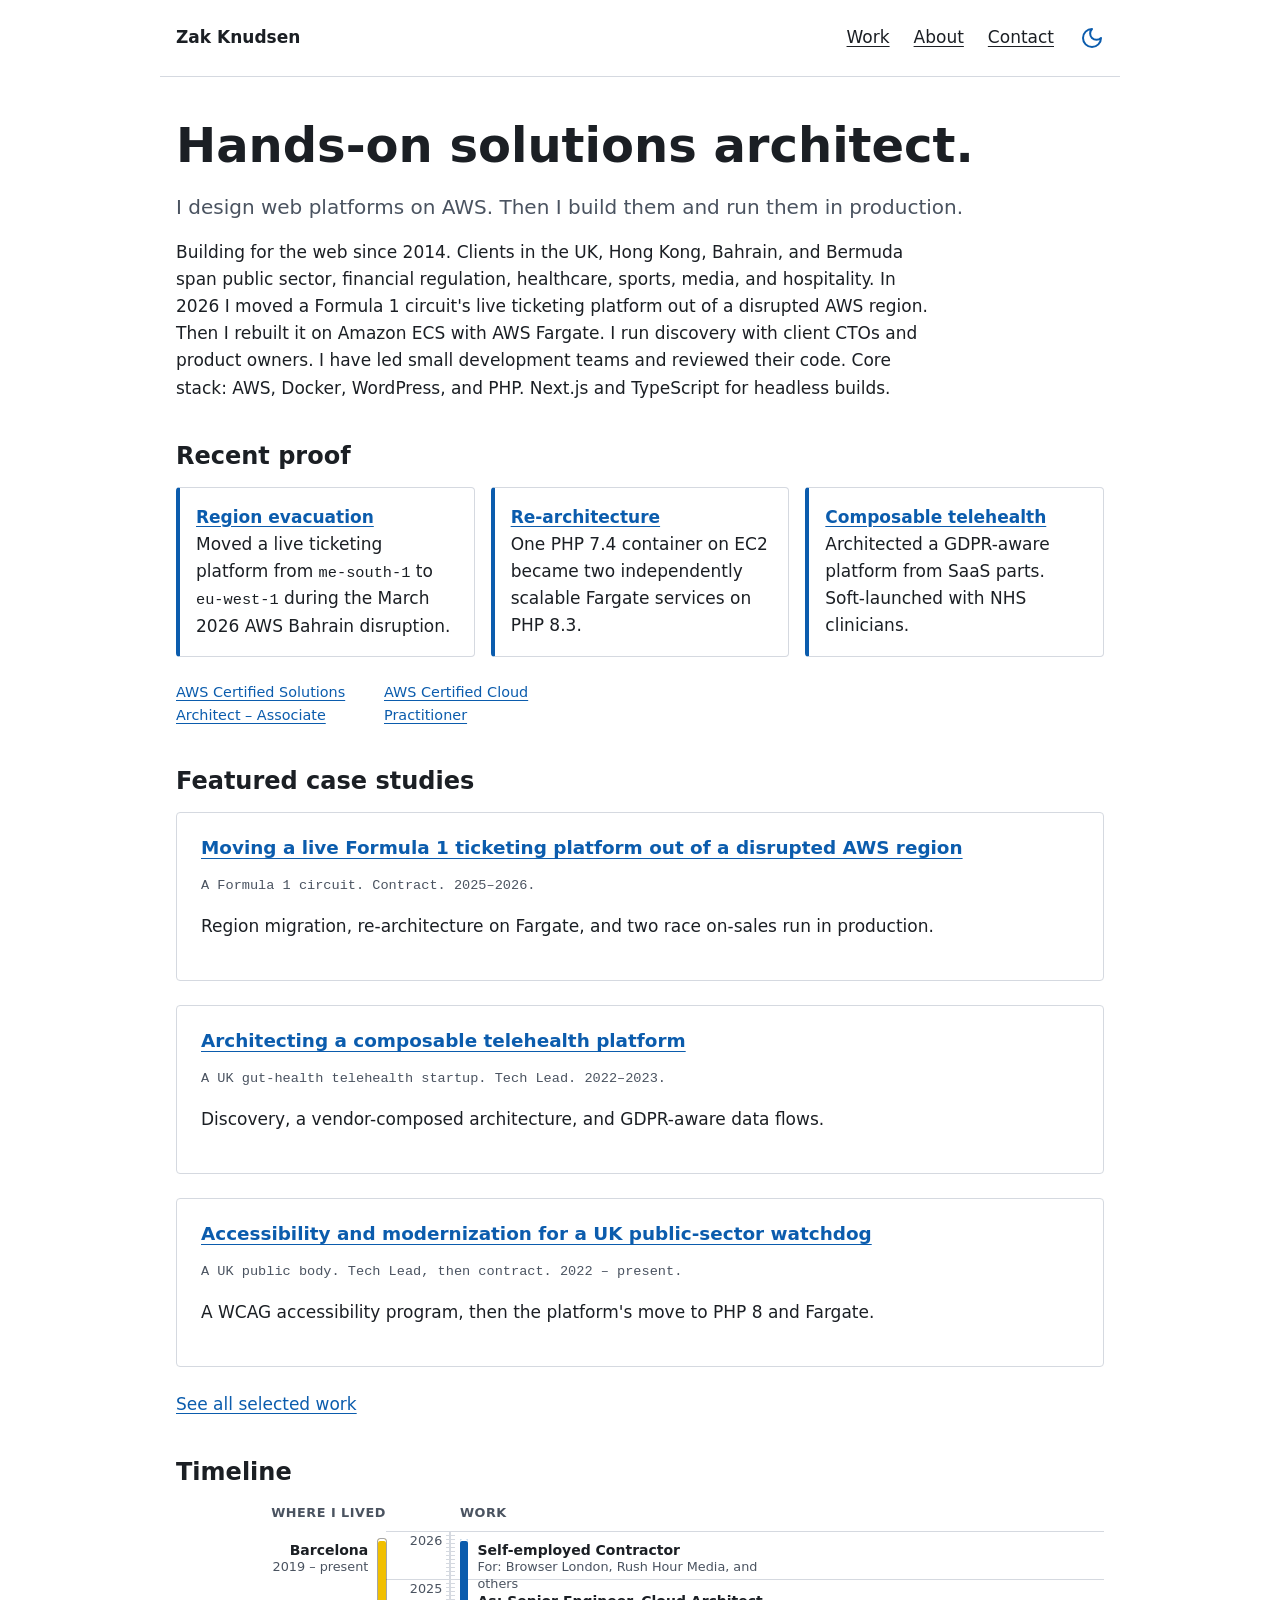
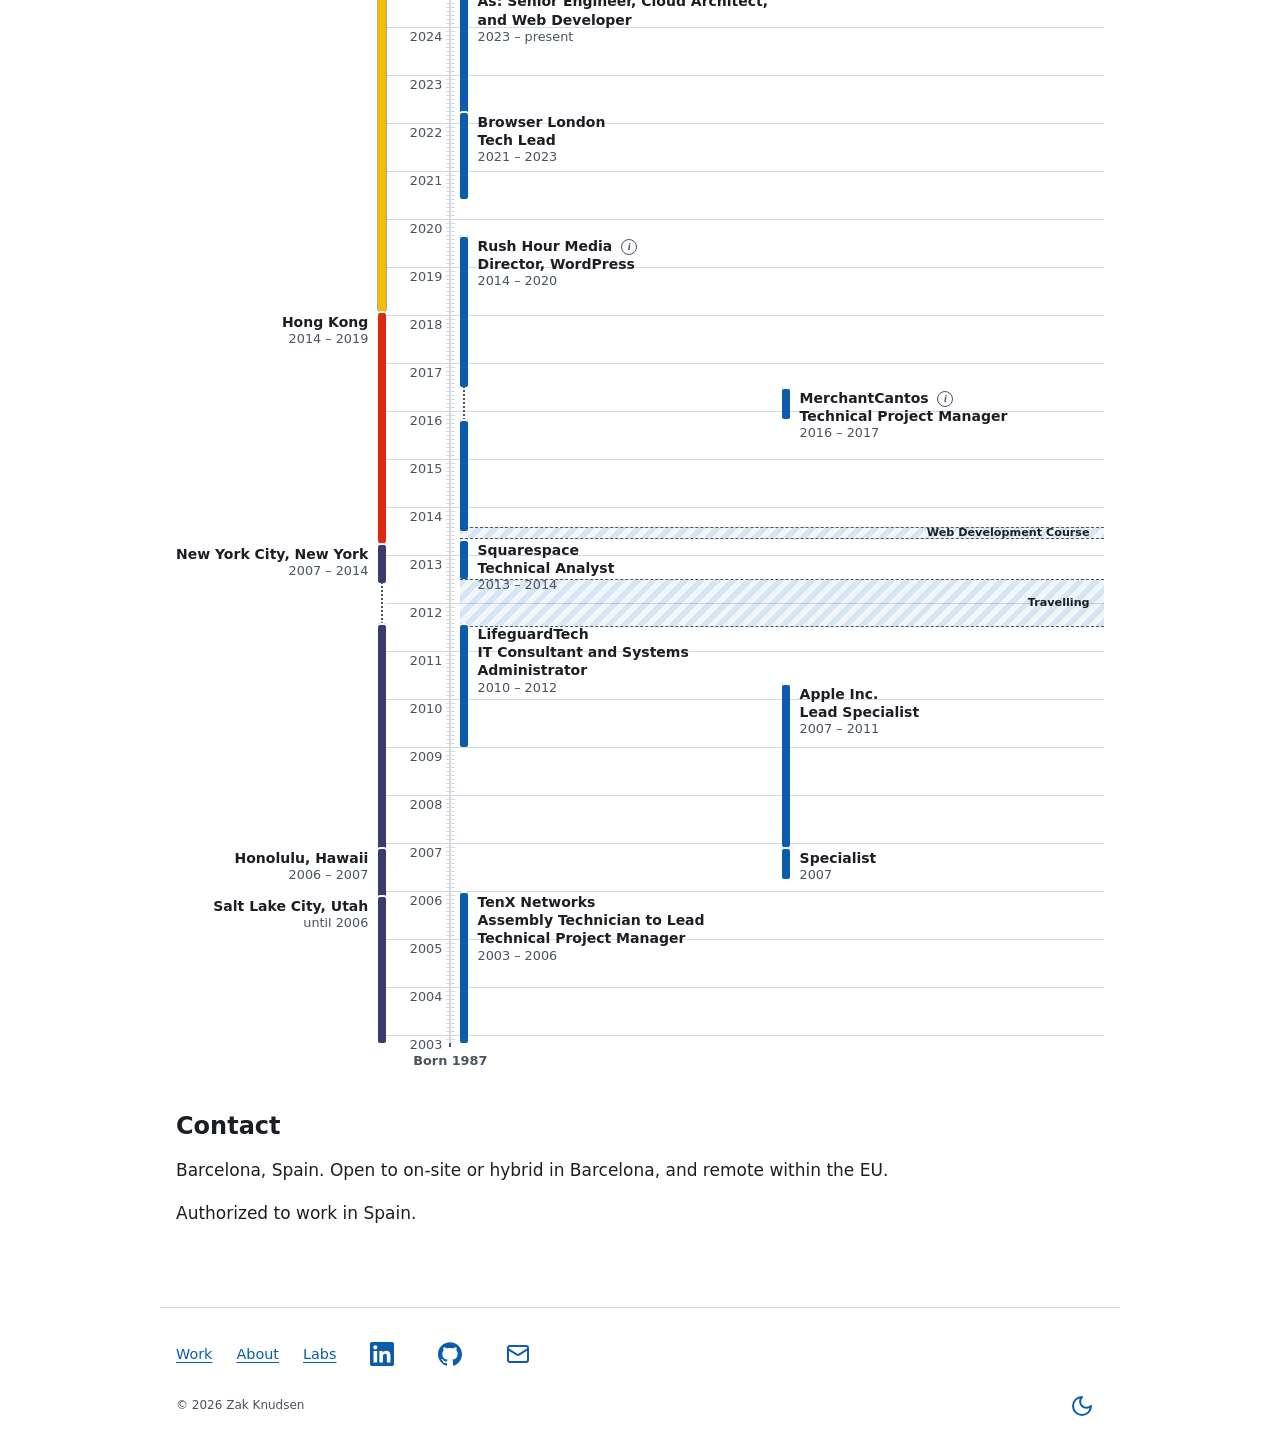
<file: index.html>
<!DOCTYPE html>
<html lang="en">

<head>
  <meta charset="utf-8">
  <meta name="viewport" content="width=device-width, initial-scale=1">
  <title>Zak Knudsen | Hands-on solutions architect on AWS</title>
  <meta name="description"
    content="Zak Knudsen designs web platforms on AWS, then builds and runs them in production. Solutions architect in Barcelona. AWS Certified Solutions Architect – Associate.">
  <link rel="canonical" href="https://zakknudsen.com/">
  <link rel="icon" href="/img/favicon.svg" type="image/svg+xml">
  <link rel="stylesheet" href="/css/style.css">
  <script src="/js/theme-init.js"></script>

  <meta property="og:type" content="website">
  <meta property="og:site_name" content="Zak Knudsen">
  <meta property="og:title" content="Zak Knudsen | Hands-on solutions architect on AWS">
  <meta property="og:description"
    content="I design web platforms on AWS. Then I build them and run them in production.">
  <meta property="og:url" content="https://zakknudsen.com/">
  <meta name="twitter:card" content="summary">

  <script type="application/ld+json">
  {
    "@context": "https://schema.org",
    "@type": "Person",
    "name": "Zachary Knudsen",
    "alternateName": "Zak Knudsen",
    "url": "https://zakknudsen.com/",
    "jobTitle": [
      "Solutions Architect",
      "Senior Engineer"
    ],
    "email": "zak@zakknudsen.com",
    "address": {
      "@type": "PostalAddress",
      "addressLocality": "Barcelona",
      "addressCountry": "ES"
    },
    "knowsLanguage": [
      {
        "@type": "Language",
        "name": "English",
        "alternateName": "en"
      },
      {
        "@type": "Language",
        "name": "Spanish",
        "alternateName": "es"
      }
    ],
    "sameAs": [
      "https://www.linkedin.com/in/zakknudsen",
      "https://github.com/dotZak",
      "https://www.credly.com/badges/99c837c4-0b77-433a-b0dd-1a6452bc519f",
      "https://www.credly.com/badges/576f50b4-657a-4040-87d8-9b93c806e86d"
    ],
    "hasCredential": [
      {
        "@type": "EducationalOccupationalCredential",
        "name": "AWS Certified Solutions Architect – Associate",
        "credentialCategory": "certification",
        "url": "https://www.credly.com/badges/99c837c4-0b77-433a-b0dd-1a6452bc519f"
      },
      {
        "@type": "EducationalOccupationalCredential",
        "name": "AWS Certified Cloud Practitioner",
        "credentialCategory": "certification",
        "url": "https://www.credly.com/badges/576f50b4-657a-4040-87d8-9b93c806e86d"
      }
    ],
    "worksFor": [
      {
        "@type": "OrganizationRole",
        "roleName": "Senior Engineer, Cloud Architect, and Web Developer",
        "startDate": "2023-03",
        "description": "Self-employed Contractor: Browser London, Rush Hour Media, and others."
      },
      {
        "@type": "OrganizationRole",
        "roleName": "Tech Lead",
        "startDate": "2021-06",
        "endDate": "2023-03",
        "worksFor": {
          "@type": "Organization",
          "name": "Browser London",
          "description": "UX and product agency.",
          "address": {
            "@type": "PostalAddress",
            "addressLocality": "London",
            "addressCountry": "GB"
          }
        }
      },
      {
        "@type": "OrganizationRole",
        "roleName": "Technical Project Manager",
        "startDate": "2016-11",
        "endDate": "2017-06",
        "worksFor": {
          "@type": "Organization",
          "name": "Brunswick Creative",
          "alternateName": "MerchantCantos",
          "address": {
            "@type": "PostalAddress",
            "addressLocality": "Hong Kong",
            "addressCountry": "HK"
          },
          "parentOrganization": {
            "@type": "Organization",
            "name": "Brunswick Group"
          }
        }
      },
      {
        "@type": "OrganizationRole",
        "roleName": "Director, WordPress",
        "startDate": "2014-07",
        "endDate": "2020-08",
        "description": "Paused Nov 2016 to Jun 2017.",
        "worksFor": {
          "@type": "Organization",
          "name": "Rush Hour Digital",
          "alternateName": "Rush Hour Media",
          "description": "Digital agency.",
          "address": {
            "@type": "PostalAddress",
            "addressLocality": "Hong Kong",
            "addressCountry": "HK"
          }
        }
      },
      {
        "@type": "OrganizationRole",
        "roleName": "Technical Analyst",
        "startDate": "2013-07",
        "endDate": "2014-04",
        "worksFor": {
          "@type": "Organization",
          "name": "Squarespace"
        }
      },
      {
        "@type": "OrganizationRole",
        "roleName": "IT Consultant and Systems Administrator",
        "startDate": "2010",
        "endDate": "2012-07",
        "worksFor": {
          "@type": "Organization",
          "name": "LifeguardTech",
          "address": {
            "@type": "PostalAddress",
            "addressLocality": "New York",
            "addressCountry": "US"
          }
        }
      },
      {
        "@type": "OrganizationRole",
        "roleName": "Lead Specialist",
        "startDate": "2007-12",
        "endDate": "2011-04",
        "worksFor": {
          "@type": "Organization",
          "name": "Apple Inc.",
          "url": "https://www.apple.com/",
          "sameAs": [
            "https://en.wikipedia.org/wiki/Apple_Inc.",
            "https://www.wikidata.org/wiki/Q312",
            "https://www.linkedin.com/company/apple"
          ],
          "address": {
            "@type": "PostalAddress",
            "addressLocality": "Cupertino",
            "addressCountry": "US"
          }
        }
      },
      {
        "@type": "OrganizationRole",
        "roleName": "Specialist",
        "startDate": "2007-04",
        "endDate": "2007-11",
        "worksFor": {
          "@type": "Organization",
          "name": "Apple Inc.",
          "url": "https://www.apple.com/",
          "sameAs": [
            "https://en.wikipedia.org/wiki/Apple_Inc.",
            "https://www.wikidata.org/wiki/Q312",
            "https://www.linkedin.com/company/apple"
          ],
          "address": {
            "@type": "PostalAddress",
            "addressLocality": "Cupertino",
            "addressCountry": "US"
          }
        }
      },
      {
        "@type": "OrganizationRole",
        "roleName": "Assembly Technician to Lead Technical Project Manager",
        "startDate": "2003-11",
        "endDate": "2006",
        "worksFor": {
          "@type": "Organization",
          "name": "TenX Networks",
          "address": {
            "@type": "PostalAddress",
            "addressLocality": "Salt Lake City",
            "addressCountry": "US"
          }
        }
      }
    ],
    "alumniOf": [
      {
        "@type": "EducationalOrganization",
        "name": "General Assembly",
        "url": "https://generalassemb.ly/",
        "sameAs": [
          "https://en.wikipedia.org/wiki/General_Assembly_(school)"
        ]
      }
    ]
  }
  </script>
</head>

<body>
  <a class="skip-link" href="#main">Skip to main content</a>

  <header class="site-header">
    <a class="site-title" href="/">Zak Knudsen</a>
    <div class="site-header-end">
      <nav class="site-nav" aria-label="Main">
        <ul>
          <li><a href="/work/">Work</a></li>
          <li><a href="/about/">About</a></li>
          <li><a href="#contact">Contact</a></li>
        </ul>
      </nav>
      <theme-toggle></theme-toggle>
    </div>
  </header>

  <main id="main">
    <section aria-labelledby="hero-heading">
      <h1 id="hero-heading">Hands-on solutions architect.</h1>
      <p class="lede">I design web platforms on AWS. Then I build them and run them in production.</p>
      <p>Building for the web since 2014. Clients in the UK, Hong Kong, Bahrain, and Bermuda span public sector,
        financial regulation, healthcare, sports, media, and hospitality. In 2026 I moved a Formula 1 circuit's live
        ticketing platform out of a disrupted AWS region. Then I rebuilt it on Amazon ECS with AWS Fargate. I run
        discovery with client CTOs and product owners. I have led small development teams and reviewed their code. Core
        stack: AWS, Docker, WordPress, and PHP. Next.js and TypeScript for headless builds.</p>
    </section>

    <section aria-labelledby="proof-heading">
      <h2 id="proof-heading">Recent proof</h2>
      <ul class="proof-strip">
        <li>
          <strong><a href="/work/formula-1-ticketing-platform/">Region evacuation</a></strong>
          Moved a live ticketing platform from <span class="mono">me-south-1</span> to <span
            class="mono">eu-west-1</span> during the March 2026 AWS Bahrain disruption.
        </li>
        <li>
          <strong><a href="/work/formula-1-ticketing-platform/#new-architecture">Re-architecture</a></strong>
          One PHP 7.4 container on EC2 became two independently scalable Fargate services on PHP 8.3.
        </li>
        <li>
          <strong><a href="/work/composable-telehealth-platform/">Composable telehealth</a></strong>
          Architected a GDPR-aware platform from SaaS parts. Soft-launched with NHS clinicians.
        </li>
      </ul>
      <div class="credly-badges">
        <figure class="credly-badge">
          <div data-iframe-width="150" data-iframe-height="242"
            data-share-badge-id="99c837c4-0b77-433a-b0dd-1a6452bc519f" data-share-badge-host="https://www.credly.com">
          </div>
          <figcaption><a href="https://www.credly.com/badges/99c837c4-0b77-433a-b0dd-1a6452bc519f">AWS Certified
              Solutions Architect – Associate</a></figcaption>
        </figure>
        <figure class="credly-badge">
          <div data-iframe-width="150" data-iframe-height="242"
            data-share-badge-id="576f50b4-657a-4040-87d8-9b93c806e86d" data-share-badge-host="https://www.credly.com">
          </div>
          <figcaption><a href="https://www.credly.com/badges/576f50b4-657a-4040-87d8-9b93c806e86d">AWS Certified Cloud
              Practitioner</a></figcaption>
        </figure>
      </div>
    </section>

    <section aria-labelledby="featured-heading">
      <h2 id="featured-heading">Featured case studies</h2>
      <article class="card">
        <h3><a href="/work/formula-1-ticketing-platform/">Moving a live Formula 1 ticketing platform out of a disrupted
            AWS region</a></h3>
        <p class="role">A Formula 1 circuit. Contract. 2025–2026.</p>
        <p>Region migration, re-architecture on Fargate, and two race on-sales run in production.</p>
      </article>
      <article class="card">
        <h3><a href="/work/composable-telehealth-platform/">Architecting a composable telehealth platform</a></h3>
        <p class="role">A UK gut-health telehealth startup. Tech Lead. 2022–2023.</p>
        <p>Discovery, a vendor-composed architecture, and GDPR-aware data flows.</p>
      </article>
      <article class="card">
        <h3><a href="/work/public-sector-accessibility/">Accessibility and modernization for a UK public-sector
            watchdog</a></h3>
        <p class="role">A UK public body. Tech Lead, then contract. 2022 – present.</p>
        <p>A WCAG accessibility program, then the platform's move to PHP 8 and Fargate.</p>
      </article>
      <p><a href="/work/">See all selected work</a></p>
    </section>

    <section id="timeline" aria-labelledby="timeline-heading">
      <h2 id="timeline-heading">Timeline</h2>
      <!-- timeline:start -->
      <div class="timeline-scroll" role="region" aria-label="Timeline of where I lived and worked" tabindex="0">
        <div class="timeline" style="--years: 23.1667; --lanes: 2">
          <div class="tl-heads" aria-hidden="true"><span>Where I lived</span><span></span><span>Work</span></div>
          <div class="tl-plot">
            <ol class="tl-places" aria-label="Where I lived, most recent first">
              <li class="tl-block tl-place" data-country="ES" style="--top: 0.1667; --span: 7.75">
                <span class="tl-bar" style="--b-top: 0; --b-span: 7.75" aria-hidden="true"></span>
                <div class="tl-label">
                  <p class="tl-name">Barcelona</p>
                  <p class="tl-dates"><span aria-hidden="true">2019 – present</span><span class="visually-hidden"><time datetime="2019-02">February 2019</time> to present</span></p>
                </div>
              </li>
              <li class="tl-block tl-place" data-country="HK" style="--top: 7.9167; --span: 4.8333">
                <span class="tl-bar" style="--b-top: 0; --b-span: 4.8333" aria-hidden="true"></span>
                <div class="tl-label">
                  <p class="tl-name">Hong Kong</p>
                  <p class="tl-dates"><span aria-hidden="true">2014 – 2019</span><span class="visually-hidden"><time datetime="2014-04">April 2014</time> to <time datetime="2019-01">January 2019</time></span></p>
                </div>
              </li>
              <li class="tl-block tl-place" data-country="US" style="--top: 12.75; --span: 6.4167">
                <span class="tl-place-thread" style="--b-top: 0.75; --b-span: 1" aria-hidden="true"></span>
                <span class="tl-bar" style="--b-top: 1.6667; --b-span: 4.75" aria-hidden="true"></span>
                <span class="tl-bar" style="--b-top: 0; --b-span: 0.8333" aria-hidden="true"></span>
                <div class="tl-label">
                  <p class="tl-name">New York City, New York</p>
                  <p class="tl-dates"><span aria-hidden="true">2007 – 2014</span><span class="visually-hidden"><time datetime="2007-11">November 2007</time> to <time datetime="2014-03">March 2014</time></span></p>
                </div>
              </li>
              <li class="tl-block tl-place" data-country="US" style="--top: 19.0833; --span: 1.0833">
                <span class="tl-bar" style="--b-top: 0; --b-span: 1.0833" aria-hidden="true"></span>
                <div class="tl-label">
                  <p class="tl-name">Honolulu, Hawaii</p>
                  <p class="tl-dates"><span aria-hidden="true">2006 – 2007</span><span class="visually-hidden"><time datetime="2006-11">November 2006</time> to <time datetime="2007-11">November 2007</time></span></p>
                </div>
              </li>
              <li class="tl-block tl-place" data-country="US" style="--top: 20.0833; --span: 3.0833">
                <span class="tl-bar" style="--b-top: 0; --b-span: 3.0833" aria-hidden="true"></span>
                <div class="tl-label">
                  <p class="tl-name">Salt Lake City, Utah</p>
                  <p class="tl-dates"><span aria-hidden="true">until 2006</span><span class="visually-hidden">until <time datetime="2006-11">November 2006</time></span></p>
                </div>
              </li>
            </ol>
            <div class="tl-axis" aria-hidden="true">
              <span class="tl-axis-sizer">2026</span>
              <span class="tl-year" style="--top: 0">2026</span>
              <span class="tl-year" style="--top: 1">2025</span>
              <span class="tl-year" style="--top: 2">2024</span>
              <span class="tl-year" style="--top: 3">2023</span>
              <span class="tl-year" style="--top: 4">2022</span>
              <span class="tl-year" style="--top: 5">2021</span>
              <span class="tl-year" style="--top: 6">2020</span>
              <span class="tl-year" style="--top: 7">2019</span>
              <span class="tl-year" style="--top: 8">2018</span>
              <span class="tl-year" style="--top: 9">2017</span>
              <span class="tl-year" style="--top: 10">2016</span>
              <span class="tl-year" style="--top: 11">2015</span>
              <span class="tl-year" style="--top: 12">2014</span>
              <span class="tl-year" style="--top: 13">2013</span>
              <span class="tl-year" style="--top: 14">2012</span>
              <span class="tl-year" style="--top: 15">2011</span>
              <span class="tl-year" style="--top: 16">2010</span>
              <span class="tl-year" style="--top: 17">2009</span>
              <span class="tl-year" style="--top: 18">2008</span>
              <span class="tl-year" style="--top: 19">2007</span>
              <span class="tl-year" style="--top: 20">2006</span>
              <span class="tl-year" style="--top: 21">2005</span>
              <span class="tl-year" style="--top: 22">2004</span>
              <span class="tl-year" style="--top: 23">2003</span>
            </div>
            <div class="tl-threads" aria-hidden="true">
              <span class="tl-thread" style="--top: 6.3333; --span: 6.1667; --lane: 0"></span>
            </div>
            <ol class="tl-edu" aria-label="Education and time away, most recent first">
              <li class="tl-edu-band" style="--top: 12.4167; --span: 0.25">
                <div class="tl-label">
                  <p class="tl-edu-name">Web Development Course</p>
                  <p class="visually-hidden">General Assembly, <span aria-hidden="true">2014</span><span class="visually-hidden"><time datetime="2014-05">May 2014</time> to <time datetime="2014-07">July 2014</time></span></p>
                </div>
              </li>
              <li class="tl-edu-band" style="--top: 13.5; --span: 1">
                <div class="tl-label">
                  <p class="tl-edu-name">Travelling</p>
                </div>
              </li>
            </ol>
            <ol class="tl-roles" aria-label="Roles, most recent first">
              <li class="tl-block tl-role-block" style="--top: 0.1667; --span: 3.6667; --lane: 0">
                <span class="tl-bar" style="--b-top: 0; --b-span: 3.6667" aria-hidden="true"></span>
                <div class="tl-label">
                  <p class="tl-name">Self-employed Contractor</p>
                  <p class="tl-clients">For: Browser London, Rush Hour Media, and others</p>
                  <p class="tl-role">As: Senior Engineer, Cloud Architect, and Web Developer</p>
                  <p class="tl-dates"><span aria-hidden="true">2023 – present</span><span class="visually-hidden"><time datetime="2023-03">March 2023</time> to present</span></p>
                </div>
              </li>
              <li class="tl-block tl-role-block" style="--top: 3.75; --span: 1.8333; --lane: 0">
                <span class="tl-bar" style="--b-top: 0; --b-span: 1.8333" aria-hidden="true"></span>
                <div class="tl-label">
                  <p class="tl-name">Browser London</p>
                  <p class="tl-role">Tech Lead</p>
                  <p class="tl-dates"><span aria-hidden="true">2021 – 2023</span><span class="visually-hidden"><time datetime="2021-06">June 2021</time> to <time datetime="2023-03">March 2023</time></span></p>
                </div>
              </li>
              <li class="tl-block tl-role-block" style="--top: 9.5; --span: 0.6667; --lane: 1">
                <span class="tl-bar" style="--b-top: 0; --b-span: 0.6667" aria-hidden="true"></span>
                <div class="tl-label">
                  <p class="tl-name">MerchantCantos <button type="button" class="tl-info" aria-label="Now Brunswick Creative" data-tip="Now Brunswick Creative">i</button></p>
                  <p class="tl-role">Technical Project Manager</p>
                  <p class="tl-dates"><span aria-hidden="true">2016 – 2017</span><span class="visually-hidden"><time datetime="2016-11">November 2016</time> to <time datetime="2017-06">June 2017</time></span></p>
                </div>
              </li>
              <li class="tl-block tl-role-block" style="--top: 6.3333; --span: 6.1667; --lane: 0">
                <span class="tl-bar" style="--b-top: 0; --b-span: 3.1667" aria-hidden="true"></span>
                <span class="tl-bar" style="--b-top: 3.8333; --b-span: 2.3333" aria-hidden="true"></span>
                <div class="tl-label">
                  <p class="tl-name">Rush Hour Media <button type="button" class="tl-info" aria-label="Now Rush Hour Digital" data-tip="Now Rush Hour Digital">i</button></p>
                  <p class="tl-role">Director, WordPress</p>
                  <p class="tl-dates"><span aria-hidden="true">2014 – 2020</span><span class="visually-hidden"><time datetime="2014-07">July 2014</time> to <time datetime="2020-08">August 2020</time></span></p>
                  <p class="visually-hidden">Paused <span aria-hidden="true">2016 – 2017</span><span class="visually-hidden"><time datetime="2016-11">November 2016</time> to <time datetime="2017-06">June 2017</time></span></p>
                </div>
              </li>
              <li class="tl-block tl-role-block" style="--top: 12.6667; --span: 0.8333; --lane: 0">
                <span class="tl-bar" style="--b-top: 0; --b-span: 0.8333" aria-hidden="true"></span>
                <div class="tl-label">
                  <p class="tl-name">Squarespace</p>
                  <p class="tl-role">Technical Analyst</p>
                  <p class="tl-dates"><span aria-hidden="true">2013 – 2014</span><span class="visually-hidden"><time datetime="2013-07">July 2013</time> to <time datetime="2014-04">April 2014</time></span></p>
                </div>
              </li>
              <li class="tl-block tl-role-block" style="--top: 14.4167; --span: 2.5833; --lane: 0">
                <span class="tl-bar" style="--b-top: 0; --b-span: 2.5833" aria-hidden="true"></span>
                <div class="tl-label">
                  <p class="tl-name">LifeguardTech</p>
                  <p class="tl-role">IT Consultant and Systems Administrator</p>
                  <p class="tl-dates"><span aria-hidden="true">2010 – 2012</span><span class="visually-hidden"><time datetime="2010">2010</time> to <time datetime="2012-07">July 2012</time></span></p>
                </div>
              </li>
              <li class="tl-block tl-role-block" style="--top: 15.6667; --span: 3.4167; --lane: 1">
                <span class="tl-bar" style="--b-top: 0; --b-span: 3.4167" aria-hidden="true"></span>
                <div class="tl-label">
                  <p class="tl-name">Apple Inc.</p>
                  <p class="tl-role">Lead Specialist</p>
                  <p class="tl-dates"><span aria-hidden="true">2007 – 2011</span><span class="visually-hidden"><time datetime="2007-12">December 2007</time> to <time datetime="2011-04">April 2011</time></span></p>
                </div>
              </li>
              <li class="tl-block tl-role-block tl-change" style="--top: 19.0833; --span: 0.6667; --lane: 1">
                <span class="tl-bar" style="--b-top: 0; --b-span: 0.6667" aria-hidden="true"></span>
                <div class="tl-label">
                  <p class="tl-role">Specialist<span class="visually-hidden">, Apple Inc.</span></p>
                  <p class="tl-dates"><span aria-hidden="true">2007</span><span class="visually-hidden"><time datetime="2007-04">April 2007</time> to <time datetime="2007-11">November 2007</time></span></p>
                </div>
              </li>
              <li class="tl-block tl-role-block" style="--top: 20; --span: 3.1667; --lane: 0">
                <span class="tl-bar" style="--b-top: 0; --b-span: 3.1667" aria-hidden="true"></span>
                <div class="tl-label">
                  <p class="tl-name">TenX Networks</p>
                  <p class="tl-role">Assembly Technician to Lead Technical Project Manager</p>
                  <p class="tl-dates"><span aria-hidden="true">2003 – 2006</span><span class="visually-hidden"><time datetime="2003-11">November 2003</time> to <time datetime="2006">2006</time></span></p>
                </div>
              </li>
            </ol>
          </div>
          <div class="tl-origin"><span class="tl-origin-line" aria-hidden="true"></span><p>Born 1987</p></div>
        </div>
      </div>
      <!-- timeline:end -->
    </section>

    <section id="contact" aria-labelledby="contact-heading">
      <h2 id="contact-heading">Contact</h2>
      <p>Barcelona, Spain. Open to on-site or hybrid in Barcelona, and remote within the EU.</p>
      <p>Authorized to work in Spain.</p>
    </section>
  </main>

  <footer class="site-footer">
    <div class="footer-links">
      <ul>
        <li><a href="/work/">Work</a></li>
        <li><a href="/about/">About</a></li>
        <li><a href="/labs/">Labs</a></li>
      </ul>
      <ul class="footer-external">
        <li class="social-link"><a href="https://www.linkedin.com/in/zakknudsen"><svg class="icon" aria-hidden="true"
              focusable="false">
              <use href="/img/icons.svg#linkedin" />
            </svg><span class="visually-hidden">LinkedIn</span></a></li>
        <li class="social-link"><a href="https://github.com/dotZak"><svg class="icon" aria-hidden="true"
              focusable="false">
              <use href="/img/icons.svg#github" />
            </svg><span class="visually-hidden">GitHub</span></a></li>
        <li class="social-link"><a href="mailto:zak@zakknudsen.com"><svg class="icon" aria-hidden="true"
              focusable="false">
              <use href="/img/icons.svg#mail" />
            </svg><span class="visually-hidden">Email zak@zakknudsen.com</span></a></li>
      </ul>
    </div>
    <div class="footer-meta">
      <small>© <span data-current-year>2026</span> Zak Knudsen</small>
      <theme-toggle></theme-toggle>
    </div>
  </footer>
  <script type="text/javascript" async src="//cdn.credly.com/assets/utilities/embed.js"></script>
  <script src="/js/footer-year.js" defer></script>
  <script src="/js/theme-toggle.js" defer></script>
</body>

</html>
</file>
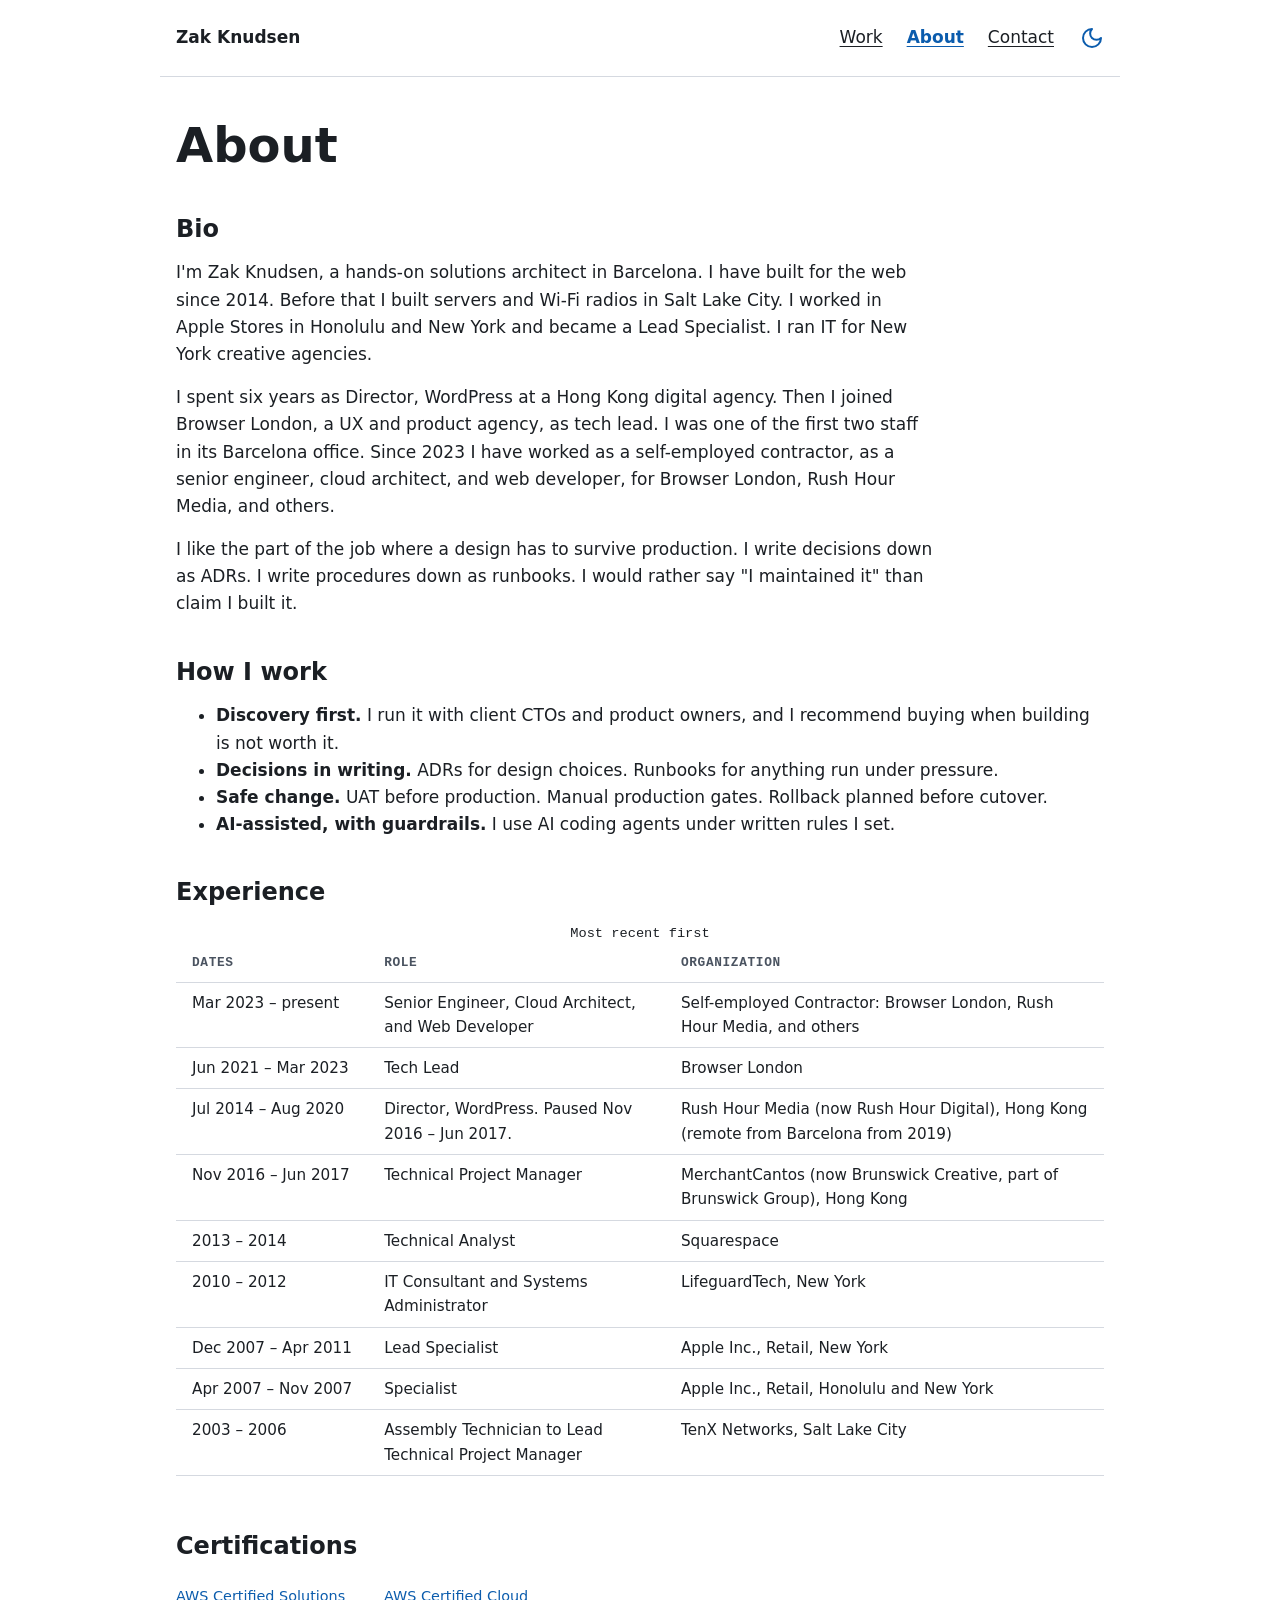
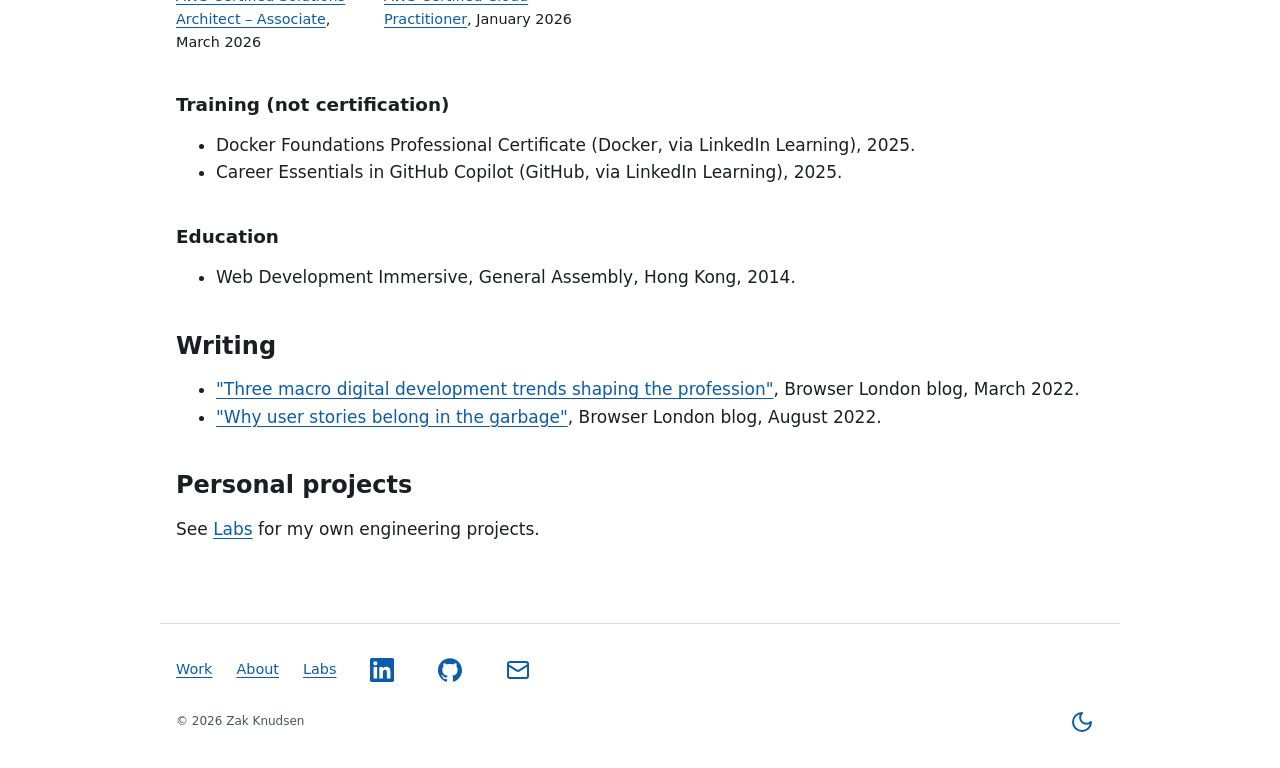
<file: about/index.html>
<!DOCTYPE html>
<html lang="en">
<head>
  <meta charset="utf-8">
  <meta name="viewport" content="width=device-width, initial-scale=1">
  <title>About | Zak Knudsen</title>
  <meta name="description" content="Zak Knudsen is a hands-on solutions architect in Barcelona. Bio, how I work, experience timeline, AWS certifications, and writing.">
  <link rel="canonical" href="https://zakknudsen.com/about/">
  <link rel="icon" href="/img/favicon.svg" type="image/svg+xml">
  <link rel="stylesheet" href="/css/style.css">
  <script src="/js/theme-init.js"></script>

  <meta property="og:type" content="profile">
  <meta property="og:site_name" content="Zak Knudsen">
  <meta property="og:title" content="About | Zak Knudsen">
  <meta property="og:description" content="A hands-on solutions architect in Barcelona. Building for the web since 2014.">
  <meta property="og:url" content="https://zakknudsen.com/about/">
  <meta name="twitter:card" content="summary">
</head>
<body>
  <a class="skip-link" href="#main">Skip to main content</a>

  <header class="site-header">
    <a class="site-title" href="/">Zak Knudsen</a>
    <div class="site-header-end">
      <nav class="site-nav" aria-label="Main">
        <ul>
          <li><a href="/work/">Work</a></li>
          <li><a href="/about/" aria-current="page">About</a></li>
          <li><a href="/#contact">Contact</a></li>
        </ul>
      </nav>
      <theme-toggle></theme-toggle>
    </div>
  </header>

  <main id="main">
    <h1>About</h1>

    <section aria-labelledby="bio">
      <h2 id="bio">Bio</h2>
      <p>I'm Zak Knudsen, a hands-on solutions architect in Barcelona. I have built for the web since 2014. Before that I built servers and Wi-Fi radios in Salt Lake City. I worked in Apple Stores in Honolulu and New York and became a Lead Specialist. I ran IT for New York creative agencies.</p>
      <p>I spent six years as Director, WordPress at a Hong Kong digital agency. Then I joined Browser London, a UX and product agency, as tech lead. I was one of the first two staff in its Barcelona office. Since 2023 I have worked as a self-employed contractor, as a senior engineer, cloud architect, and web developer, for Browser London, Rush Hour Media, and others.</p>
      <p>I like the part of the job where a design has to survive production. I write decisions down as ADRs. I write procedures down as runbooks. I would rather say "I maintained it" than claim I built it.</p>
    </section>

    <section aria-labelledby="how-i-work">
      <h2 id="how-i-work">How I work</h2>
      <ul>
        <li><strong>Discovery first.</strong> I run it with client CTOs and product owners, and I recommend buying when building is not worth it.</li>
        <li><strong>Decisions in writing.</strong> ADRs for design choices. Runbooks for anything run under pressure.</li>
        <li><strong>Safe change.</strong> UAT before production. Manual production gates. Rollback planned before cutover.</li>
        <li><strong>AI-assisted, with guardrails.</strong> I use AI coding agents under written rules I set.</li>
      </ul>
    </section>

    <section aria-labelledby="experience">
      <h2 id="experience">Experience</h2>
      <div class="table-scroll">
        <table>
          <caption class="mono">Most recent first</caption>
          <thead>
            <tr><th scope="col">Dates</th><th scope="col">Role</th><th scope="col">Organization</th></tr>
          </thead>
          <tbody>
            <tr><td>Mar 2023 – present</td><td>Senior Engineer, Cloud Architect, and Web Developer</td><td>Self-employed Contractor: Browser London, Rush Hour Media, and others</td></tr>
            <tr><td>Jun 2021 – Mar 2023</td><td>Tech Lead</td><td>Browser London</td></tr>
            <tr><td>Jul 2014 – Aug 2020</td><td>Director, WordPress. Paused Nov 2016 – Jun 2017.</td><td>Rush Hour Media (now Rush Hour Digital), Hong Kong (remote from Barcelona from 2019)</td></tr>
            <tr><td>Nov 2016 – Jun 2017</td><td>Technical Project Manager</td><td>MerchantCantos (now Brunswick Creative, part of Brunswick Group), Hong Kong</td></tr>
            <tr><td>2013 – 2014</td><td>Technical Analyst</td><td>Squarespace</td></tr>
            <tr><td>2010 – 2012</td><td>IT Consultant and Systems Administrator</td><td>LifeguardTech, New York</td></tr>
            <tr><td>Dec 2007 – Apr 2011</td><td>Lead Specialist</td><td>Apple Inc., Retail, New York</td></tr>
            <tr><td>Apr 2007 – Nov 2007</td><td>Specialist</td><td>Apple Inc., Retail, Honolulu and New York</td></tr>
            <tr><td>2003 – 2006</td><td>Assembly Technician to Lead Technical Project Manager</td><td>TenX Networks, Salt Lake City</td></tr>
          </tbody>
        </table>
      </div>
    </section>

    <section aria-labelledby="certifications">
      <h2 id="certifications">Certifications</h2>
      <div class="credly-badges">
        <figure class="credly-badge">
          <div data-iframe-width="150" data-iframe-height="242" data-share-badge-id="99c837c4-0b77-433a-b0dd-1a6452bc519f" data-share-badge-host="https://www.credly.com"></div>
          <figcaption><a href="https://www.credly.com/badges/99c837c4-0b77-433a-b0dd-1a6452bc519f">AWS Certified Solutions Architect – Associate</a>, March 2026</figcaption>
        </figure>
        <figure class="credly-badge">
          <div data-iframe-width="150" data-iframe-height="242" data-share-badge-id="576f50b4-657a-4040-87d8-9b93c806e86d" data-share-badge-host="https://www.credly.com"></div>
          <figcaption><a href="https://www.credly.com/badges/576f50b4-657a-4040-87d8-9b93c806e86d">AWS Certified Cloud Practitioner</a>, January 2026</figcaption>
        </figure>
      </div>
      <h3>Training (not certification)</h3>
      <ul>
        <li>Docker Foundations Professional Certificate (Docker, via LinkedIn Learning), 2025.</li>
        <li>Career Essentials in GitHub Copilot (GitHub, via LinkedIn Learning), 2025.</li>
      </ul>
      <h3>Education</h3>
      <ul>
        <li>Web Development Immersive, General Assembly, Hong Kong, 2014.</li>
      </ul>
    </section>

    <section aria-labelledby="writing">
      <h2 id="writing">Writing</h2>
      <ul>
        <li><a href="https://www.browserlondon.com/blog/2022/03/07/three-macro-digital-development-trends-shaping-the-profession/">"Three macro digital development trends shaping the profession"</a>, Browser London blog, March 2022.</li>
        <li><a href="https://www.browserlondon.com/blog/2022/08/30/why-user-stories-belong-in-the-garbage/">"Why user stories belong in the garbage"</a>, Browser London blog, August 2022.</li>
      </ul>
    </section>

    <section aria-labelledby="labs-link">
      <h2 id="labs-link">Personal projects</h2>
      <p>See <a href="/labs/">Labs</a> for my own engineering projects.</p>
    </section>
  </main>

  <footer class="site-footer">
    <div class="footer-links">
      <ul>
        <li><a href="/work/">Work</a></li>
        <li><a href="/about/">About</a></li>
        <li><a href="/labs/">Labs</a></li>
      </ul>
      <ul class="footer-external">
        <li class="social-link"><a href="https://www.linkedin.com/in/zakknudsen"><svg class="icon" aria-hidden="true" focusable="false"><use href="/img/icons.svg#linkedin"/></svg><span class="visually-hidden">LinkedIn</span></a></li>
        <li class="social-link"><a href="https://github.com/dotZak"><svg class="icon" aria-hidden="true" focusable="false"><use href="/img/icons.svg#github"/></svg><span class="visually-hidden">GitHub</span></a></li>
        <li class="social-link"><a href="mailto:zak@zakknudsen.com"><svg class="icon" aria-hidden="true" focusable="false"><use href="/img/icons.svg#mail"/></svg><span class="visually-hidden">Email zak@zakknudsen.com</span></a></li>
      </ul>
    </div>
    <div class="footer-meta">
      <small>© <span data-current-year>2026</span> Zak Knudsen</small>
      <theme-toggle></theme-toggle>
    </div>
  </footer>
  <script type="text/javascript" async src="//cdn.credly.com/assets/utilities/embed.js"></script>
  <script src="/js/footer-year.js" defer></script>
  <script src="/js/theme-toggle.js" defer></script>
</body>
</html>
</file>
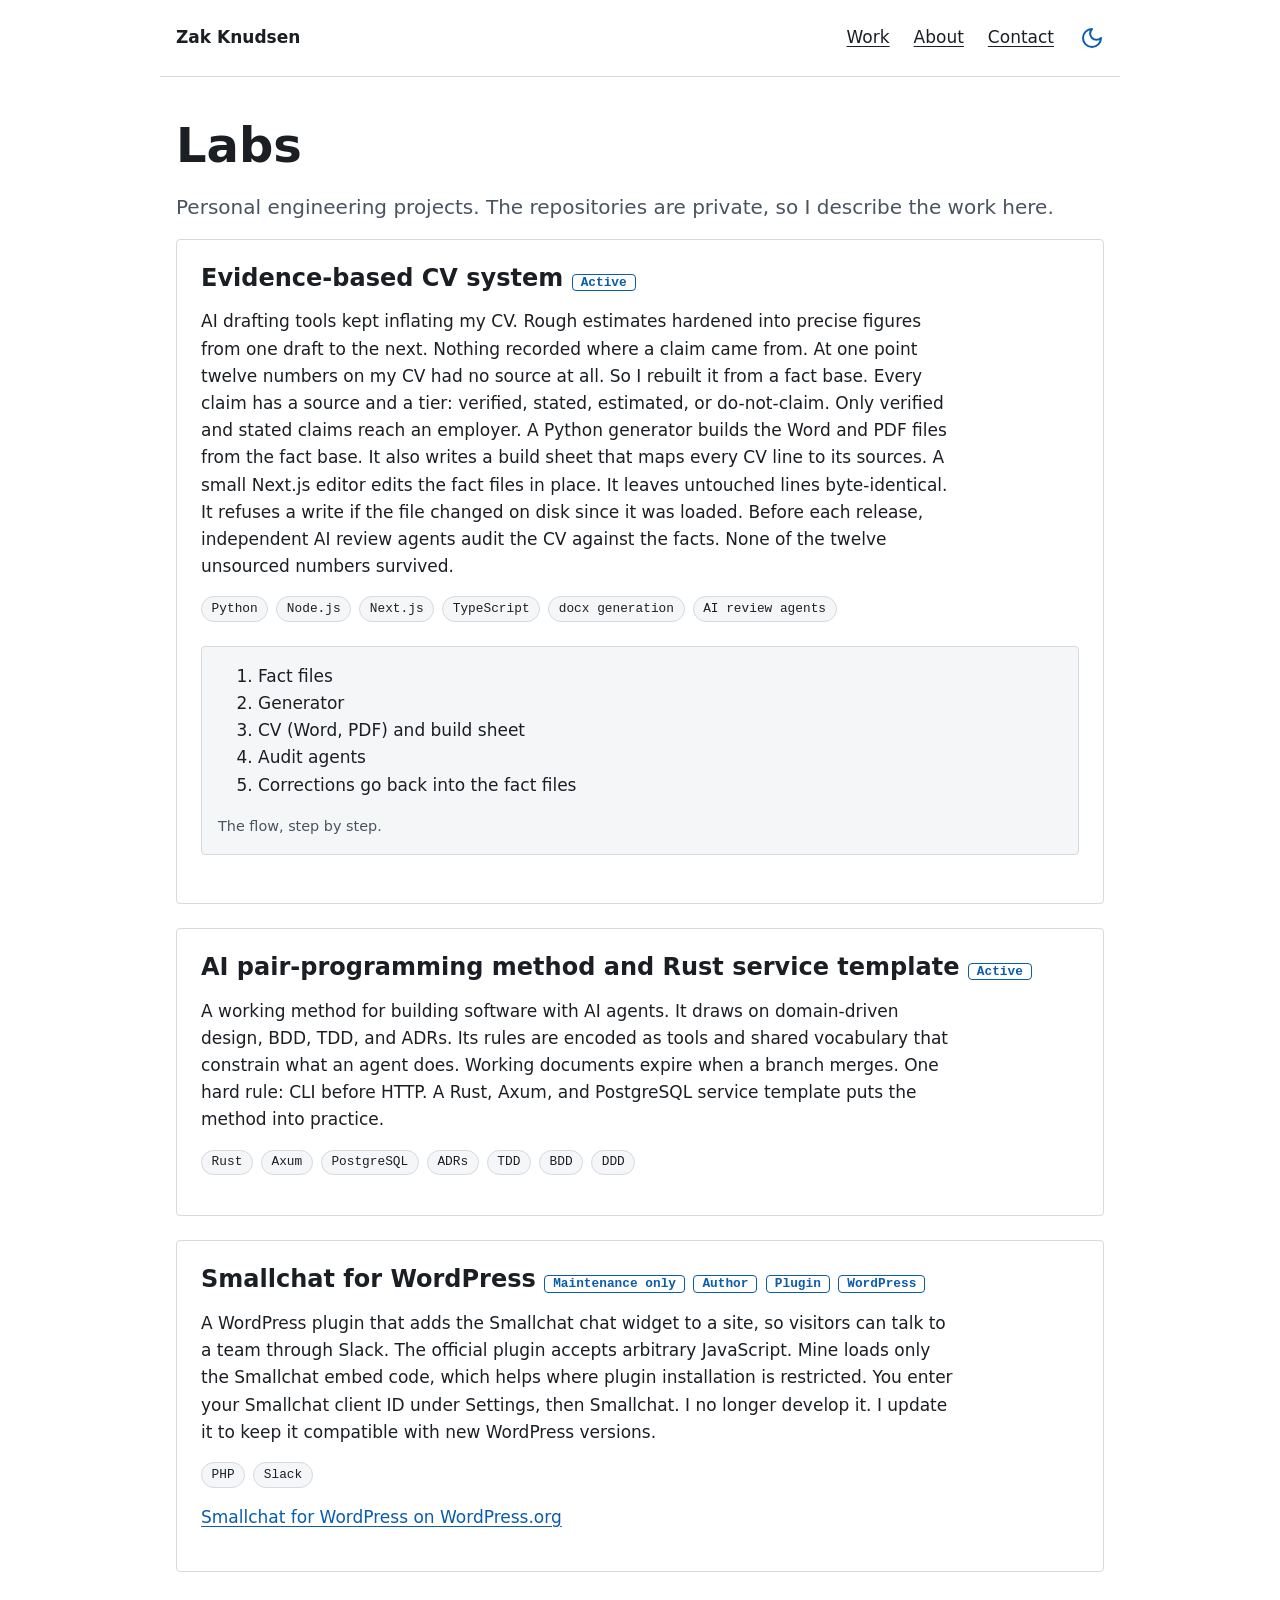
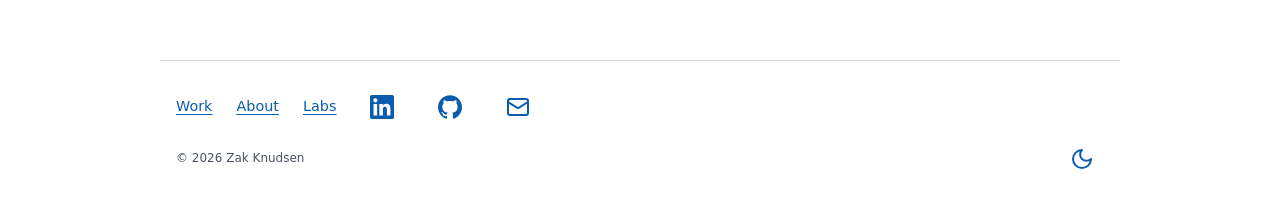
<file: labs/index.html>
<!DOCTYPE html>
<html lang="en">
<head>
  <meta charset="utf-8">
  <meta name="viewport" content="width=device-width, initial-scale=1">
  <title>Labs | Zak Knudsen</title>
  <meta name="description" content="Personal engineering projects by Zak Knudsen: an evidence-based CV system and an AI pair-programming method with a Rust service template.">
  <link rel="canonical" href="https://zakknudsen.com/labs/">
  <link rel="icon" href="/img/favicon.svg" type="image/svg+xml">
  <link rel="stylesheet" href="/css/style.css">
  <script src="/js/theme-init.js"></script>

  <meta property="og:type" content="website">
  <meta property="og:site_name" content="Zak Knudsen">
  <meta property="og:title" content="Labs | Zak Knudsen">
  <meta property="og:description" content="Personal engineering projects. The repositories are private.">
  <meta property="og:url" content="https://zakknudsen.com/labs/">
  <meta name="twitter:card" content="summary">
</head>
<body>
  <a class="skip-link" href="#main">Skip to main content</a>

  <header class="site-header">
    <a class="site-title" href="/">Zak Knudsen</a>
    <div class="site-header-end">
      <nav class="site-nav" aria-label="Main">
        <ul>
          <li><a href="/work/">Work</a></li>
          <li><a href="/about/">About</a></li>
          <li><a href="/#contact">Contact</a></li>
        </ul>
      </nav>
      <theme-toggle></theme-toggle>
    </div>
  </header>

  <main id="main">
    <h1>Labs</h1>
    <p class="lede">Personal engineering projects. The repositories are private, so I describe the work here.</p>

    <article class="card">
      <h2>Evidence-based CV system <span class="status">Active</span></h2>
      <p>AI drafting tools kept inflating my CV. Rough estimates hardened into precise figures from one draft to the next. Nothing recorded where a claim came from. At one point twelve numbers on my CV had no source at all. So I rebuilt it from a fact base. Every claim has a source and a tier: verified, stated, estimated, or do-not-claim. Only verified and stated claims reach an employer. A Python generator builds the Word and PDF files from the fact base. It also writes a build sheet that maps every CV line to its sources. A small Next.js editor edits the fact files in place. It leaves untouched lines byte-identical. It refuses a write if the file changed on disk since it was loaded. Before each release, independent AI review agents audit the CV against the facts. None of the twelve unsourced numbers survived.</p>
      <ul class="chips"><li>Python</li><li>Node.js</li><li>Next.js</li><li>TypeScript</li><li>docx generation</li><li>AI review agents</li></ul>
      <figure class="diagram">
        <ol>
          <li>Fact files</li>
          <li>Generator</li>
          <li>CV (Word, PDF) and build sheet</li>
          <li>Audit agents</li>
          <li>Corrections go back into the fact files</li>
        </ol>
        <figcaption>The flow, step by step.</figcaption>
      </figure>
    </article>

    <article class="card">
      <h2>AI pair-programming method and Rust service template <span class="status">Active</span></h2>
      <p>A working method for building software with AI agents. It draws on domain-driven design, BDD, TDD, and ADRs. Its rules are encoded as tools and shared vocabulary that constrain what an agent does. Working documents expire when a branch merges. One hard rule: CLI before HTTP. A Rust, Axum, and PostgreSQL service template puts the method into practice.</p>
      <ul class="chips"><li>Rust</li><li>Axum</li><li>PostgreSQL</li><li>ADRs</li><li>TDD</li><li>BDD</li><li>DDD</li></ul>
    </article>

    <article class="card">
      <h2>Smallchat for WordPress <span class="status">Maintenance only</span> <span class="status">Author</span> <span class="status">Plugin</span> <span class="status">WordPress</span></h2>
      <p>A WordPress plugin that adds the Smallchat chat widget to a site, so visitors can talk to a team through Slack. The official plugin accepts arbitrary JavaScript. Mine loads only the Smallchat embed code, which helps where plugin installation is restricted. You enter your Smallchat client ID under Settings, then Smallchat. I no longer develop it. I update it to keep it compatible with new WordPress versions.</p>
      <ul class="chips"><li>PHP</li><li>Slack</li></ul>
      <p><a href="https://wordpress.org/plugins/load-smallchat/">Smallchat for WordPress on WordPress.org</a></p>
    </article>
  </main>

  <footer class="site-footer">
    <div class="footer-links">
      <ul>
        <li><a href="/work/">Work</a></li>
        <li><a href="/about/">About</a></li>
        <li><a href="/labs/">Labs</a></li>
      </ul>
      <ul class="footer-external">
        <li class="social-link"><a href="https://www.linkedin.com/in/zakknudsen"><svg class="icon" aria-hidden="true" focusable="false"><use href="/img/icons.svg#linkedin"/></svg><span class="visually-hidden">LinkedIn</span></a></li>
        <li class="social-link"><a href="https://github.com/dotZak"><svg class="icon" aria-hidden="true" focusable="false"><use href="/img/icons.svg#github"/></svg><span class="visually-hidden">GitHub</span></a></li>
        <li class="social-link"><a href="mailto:zak@zakknudsen.com"><svg class="icon" aria-hidden="true" focusable="false"><use href="/img/icons.svg#mail"/></svg><span class="visually-hidden">Email zak@zakknudsen.com</span></a></li>
      </ul>
    </div>
    <div class="footer-meta">
      <small>© <span data-current-year>2026</span> Zak Knudsen</small>
      <theme-toggle></theme-toggle>
    </div>
  </footer>
  <script src="/js/footer-year.js" defer></script>
  <script src="/js/theme-toggle.js" defer></script>
</body>
</html>
</file>
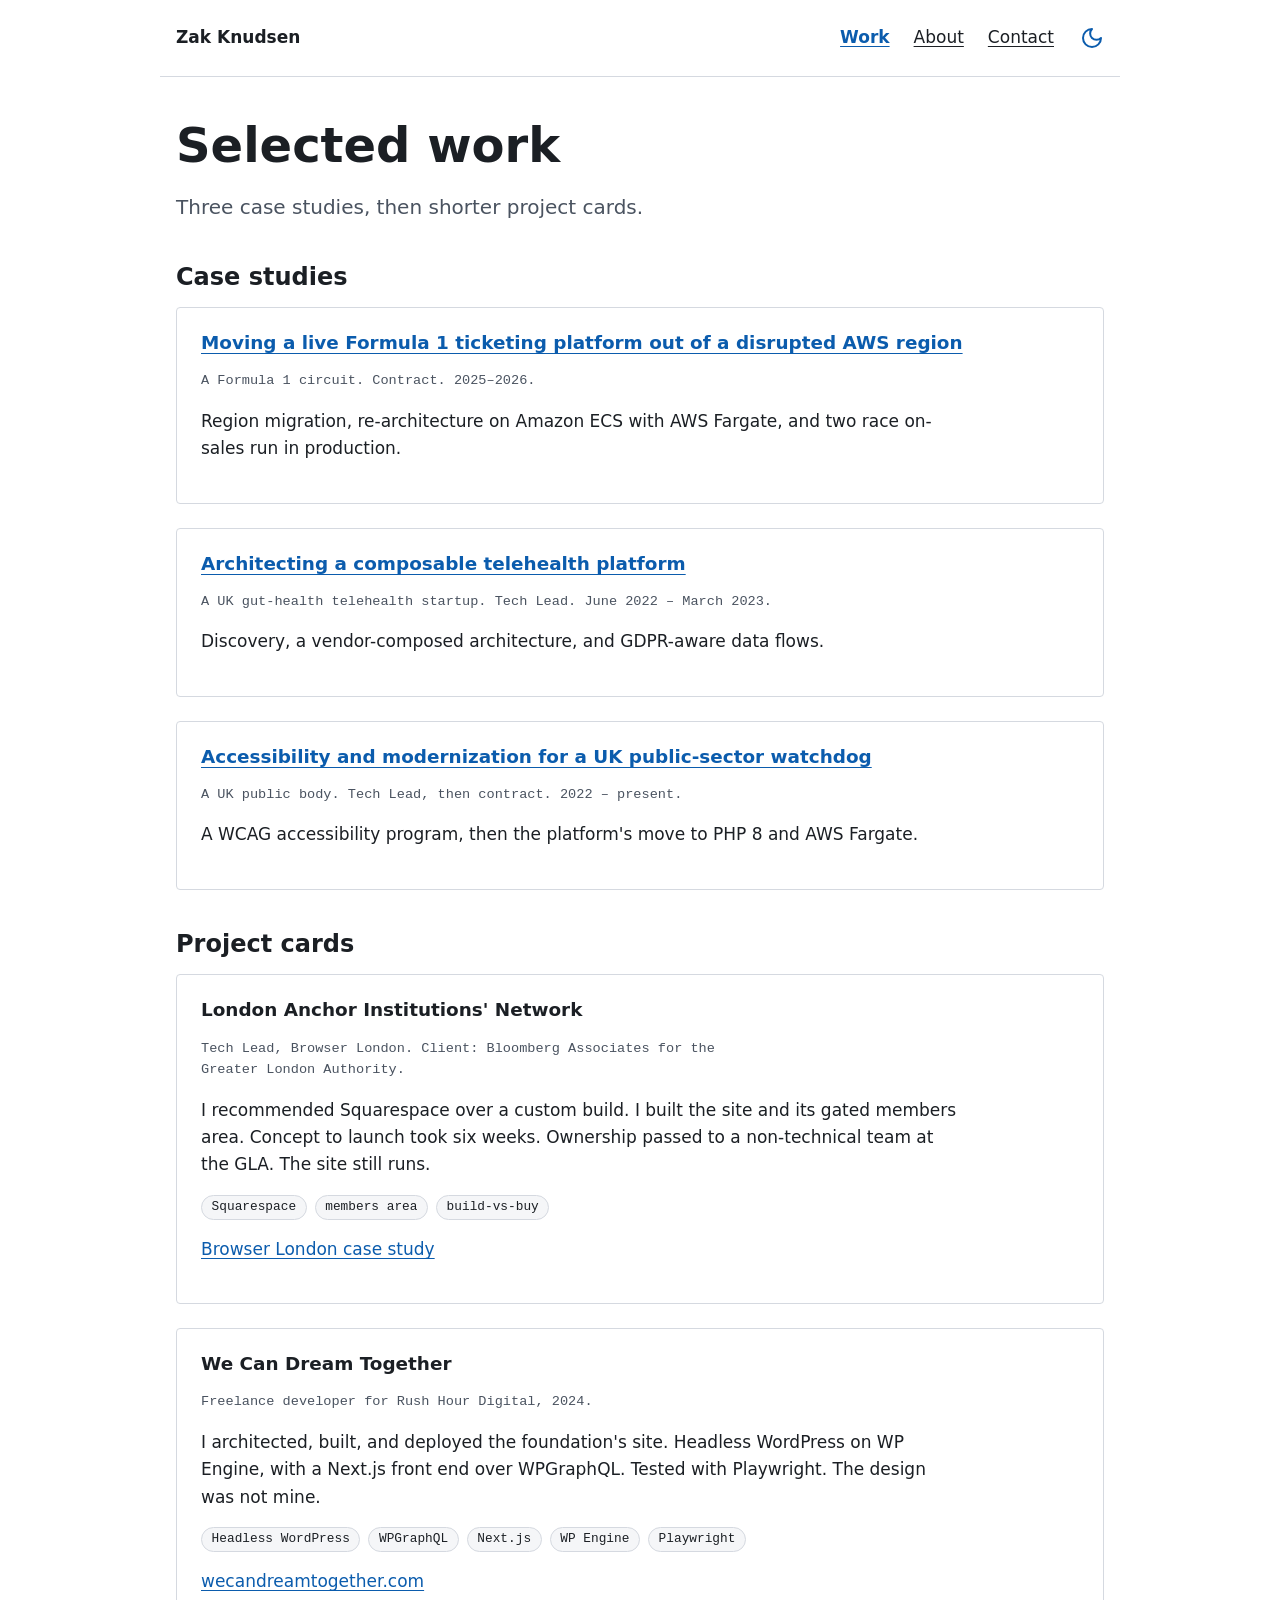
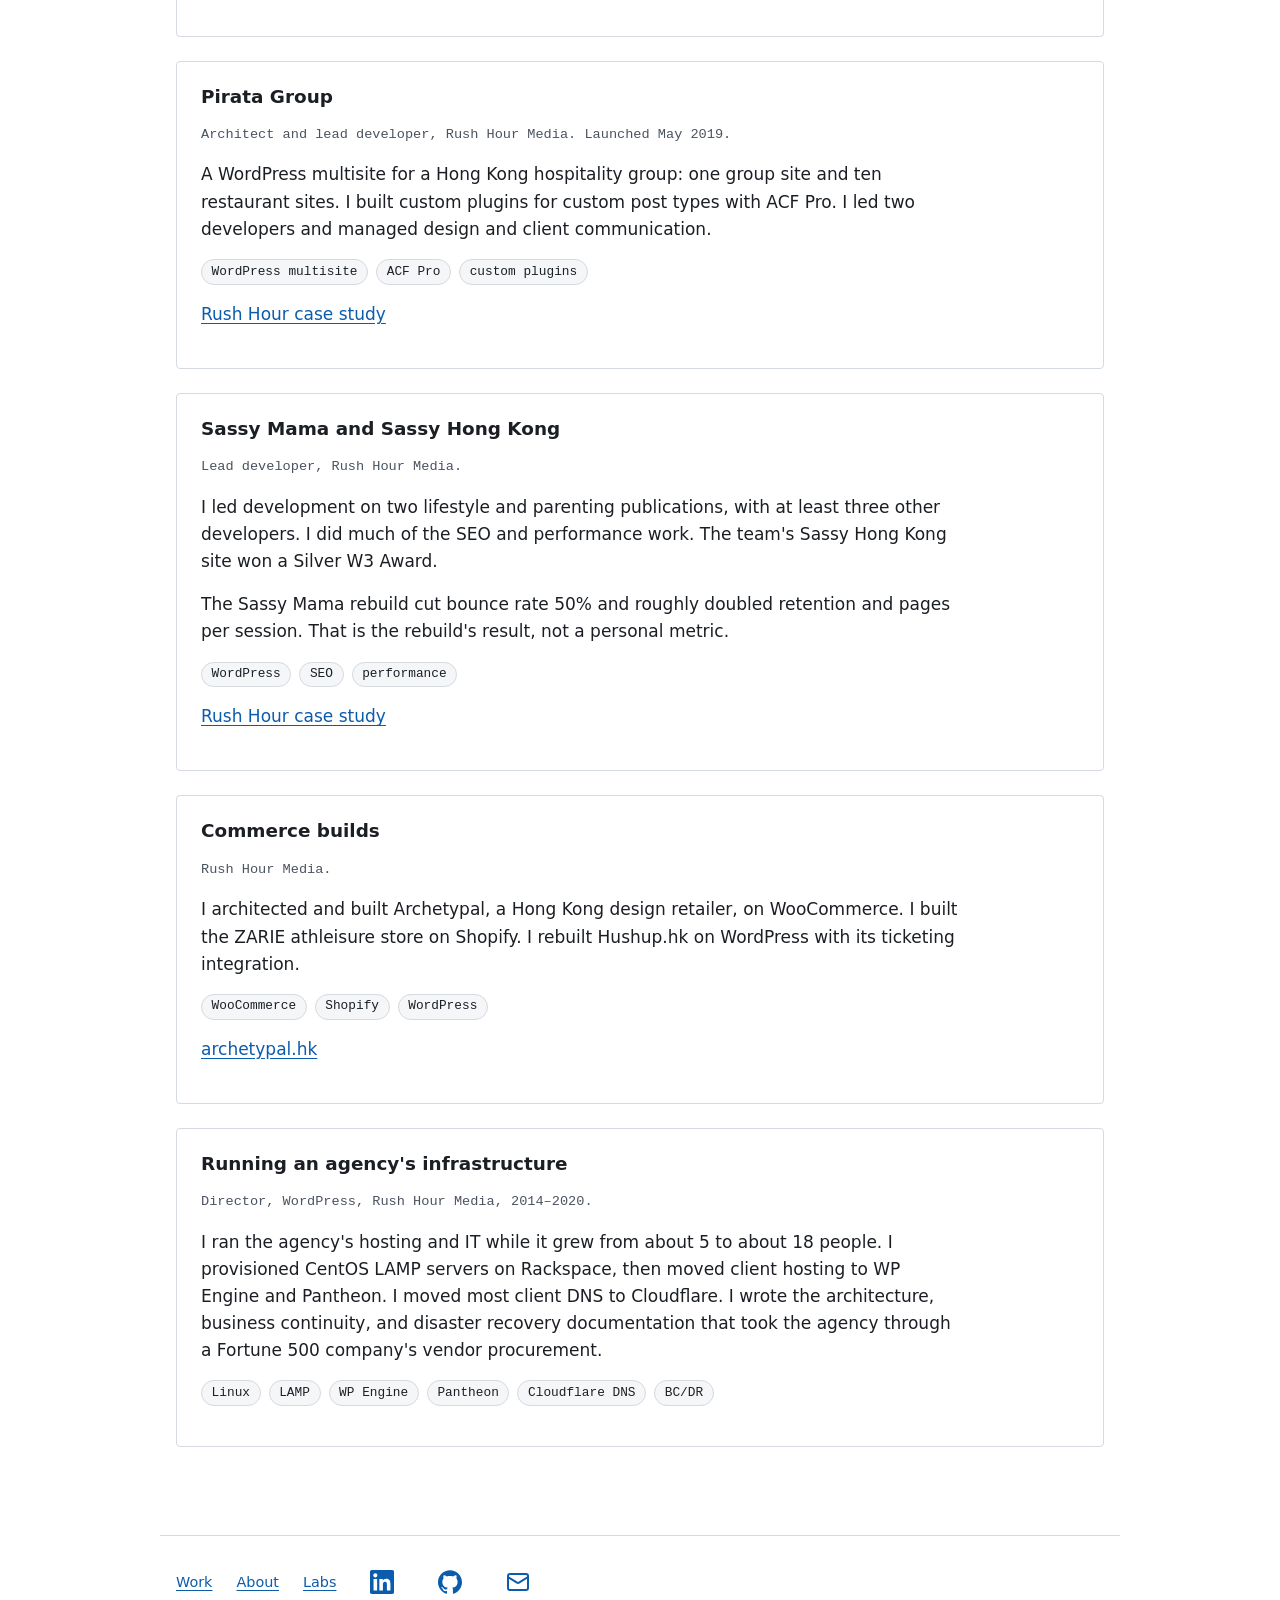
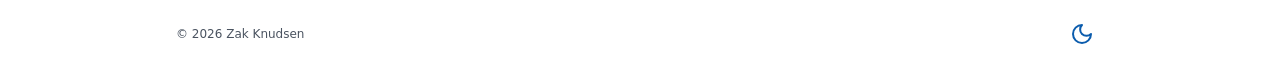
<file: work/index.html>
<!DOCTYPE html>
<html lang="en">
<head>
  <meta charset="utf-8">
  <meta name="viewport" content="width=device-width, initial-scale=1">
  <title>Selected work | Zak Knudsen</title>
  <meta name="description" content="Selected work by Zak Knudsen: AWS platform migrations, composable architecture, accessibility, WordPress multisite, headless builds, and agency infrastructure.">
  <link rel="canonical" href="https://zakknudsen.com/work/">
  <link rel="icon" href="/img/favicon.svg" type="image/svg+xml">
  <link rel="stylesheet" href="/css/style.css">
  <script src="/js/theme-init.js"></script>

  <meta property="og:type" content="website">
  <meta property="og:site_name" content="Zak Knudsen">
  <meta property="og:title" content="Selected work | Zak Knudsen">
  <meta property="og:description" content="Three case studies and six shorter project cards.">
  <meta property="og:url" content="https://zakknudsen.com/work/">
  <meta name="twitter:card" content="summary">
</head>
<body>
  <a class="skip-link" href="#main">Skip to main content</a>

  <header class="site-header">
    <a class="site-title" href="/">Zak Knudsen</a>
    <div class="site-header-end">
      <nav class="site-nav" aria-label="Main">
        <ul>
          <li><a href="/work/" aria-current="page">Work</a></li>
          <li><a href="/about/">About</a></li>
          <li><a href="/#contact">Contact</a></li>
        </ul>
      </nav>
      <theme-toggle></theme-toggle>
    </div>
  </header>

  <main id="main">
    <h1>Selected work</h1>
    <p class="lede">Three case studies, then shorter project cards.</p>

    <section aria-labelledby="case-studies">
      <h2 id="case-studies">Case studies</h2>
      <article class="card">
        <h3><a href="/work/formula-1-ticketing-platform/">Moving a live Formula 1 ticketing platform out of a disrupted AWS region</a></h3>
        <p class="role">A Formula 1 circuit. Contract. 2025–2026.</p>
        <p>Region migration, re-architecture on Amazon ECS with AWS Fargate, and two race on-sales run in production.</p>
      </article>
      <article class="card">
        <h3><a href="/work/composable-telehealth-platform/">Architecting a composable telehealth platform</a></h3>
        <p class="role">A UK gut-health telehealth startup. Tech Lead. June 2022 – March 2023.</p>
        <p>Discovery, a vendor-composed architecture, and GDPR-aware data flows.</p>
      </article>
      <article class="card">
        <h3><a href="/work/public-sector-accessibility/">Accessibility and modernization for a UK public-sector watchdog</a></h3>
        <p class="role">A UK public body. Tech Lead, then contract. 2022 – present.</p>
        <p>A WCAG accessibility program, then the platform's move to PHP 8 and AWS Fargate.</p>
      </article>
    </section>

    <section aria-labelledby="projects">
      <h2 id="projects">Project cards</h2>

      <article class="card">
        <h3>London Anchor Institutions' Network</h3>
        <p class="role">Tech Lead, Browser London. Client: Bloomberg Associates for the Greater London Authority.</p>
        <p>I recommended Squarespace over a custom build. I built the site and its gated members area. Concept to launch took six weeks. Ownership passed to a non-technical team at the GLA. The site still runs.</p>
        <ul class="chips"><li>Squarespace</li><li>members area</li><li>build-vs-buy</li></ul>
        <p><a href="https://www.browserlondon.com/case-study/london-anchors-institutions-network/">Browser London case study</a></p>
      </article>

      <article class="card">
        <h3>We Can Dream Together</h3>
        <p class="role">Freelance developer for Rush Hour Digital, 2024.</p>
        <p>I architected, built, and deployed the foundation's site. Headless WordPress on WP Engine, with a Next.js front end over WPGraphQL. Tested with Playwright. The design was not mine.</p>
        <ul class="chips"><li>Headless WordPress</li><li>WPGraphQL</li><li>Next.js</li><li>WP Engine</li><li>Playwright</li></ul>
        <p><a href="https://www.wecandreamtogether.com/">wecandreamtogether.com</a></p>
      </article>

      <article class="card">
        <h3>Pirata Group</h3>
        <p class="role">Architect and lead developer, Rush Hour Media. Launched May 2019.</p>
        <p>A WordPress multisite for a Hong Kong hospitality group: one group site and ten restaurant sites. I built custom plugins for custom post types with ACF Pro. I led two developers and managed design and client communication.</p>
        <ul class="chips"><li>WordPress multisite</li><li>ACF Pro</li><li>custom plugins</li></ul>
        <p><a href="https://rushhourdigital.com/case-studies/pirata-group-site">Rush Hour case study</a></p>
      </article>

      <article class="card">
        <h3>Sassy Mama and Sassy Hong Kong</h3>
        <p class="role">Lead developer, Rush Hour Media.</p>
        <p>I led development on two lifestyle and parenting publications, with at least three other developers. I did much of the SEO and performance work. The team's Sassy Hong Kong site won a Silver W3 Award.</p>
        <p>The Sassy Mama rebuild cut bounce rate 50% and roughly doubled retention and pages per session. That is the rebuild's result, not a personal metric.</p>
        <ul class="chips"><li>WordPress</li><li>SEO</li><li>performance</li></ul>
        <p><a href="https://rushhourdigital.com/case-studies/sassy-media-group/sassy-hong-kong">Rush Hour case study</a></p>
      </article>

      <article class="card">
        <h3>Commerce builds</h3>
        <p class="role">Rush Hour Media.</p>
        <p>I architected and built Archetypal, a Hong Kong design retailer, on WooCommerce. I built the ZARIE athleisure store on Shopify. I rebuilt Hushup.hk on WordPress with its ticketing integration.</p>
        <ul class="chips"><li>WooCommerce</li><li>Shopify</li><li>WordPress</li></ul>
        <p><a href="https://www.archetypal.hk/">archetypal.hk</a></p>
      </article>

      <article class="card">
        <h3>Running an agency's infrastructure</h3>
        <p class="role">Director, WordPress, Rush Hour Media, 2014–2020.</p>
        <p>I ran the agency's hosting and IT while it grew from about 5 to about 18 people. I provisioned CentOS LAMP servers on Rackspace, then moved client hosting to WP Engine and Pantheon. I moved most client DNS to Cloudflare. I wrote the architecture, business continuity, and disaster recovery documentation that took the agency through a Fortune 500 company's vendor procurement.</p>
        <ul class="chips"><li>Linux</li><li>LAMP</li><li>WP Engine</li><li>Pantheon</li><li>Cloudflare DNS</li><li>BC/DR</li></ul>
      </article>
    </section>
  </main>

  <footer class="site-footer">
    <div class="footer-links">
      <ul>
        <li><a href="/work/">Work</a></li>
        <li><a href="/about/">About</a></li>
        <li><a href="/labs/">Labs</a></li>
      </ul>
      <ul class="footer-external">
        <li class="social-link"><a href="https://www.linkedin.com/in/zakknudsen"><svg class="icon" aria-hidden="true" focusable="false"><use href="/img/icons.svg#linkedin"/></svg><span class="visually-hidden">LinkedIn</span></a></li>
        <li class="social-link"><a href="https://github.com/dotZak"><svg class="icon" aria-hidden="true" focusable="false"><use href="/img/icons.svg#github"/></svg><span class="visually-hidden">GitHub</span></a></li>
        <li class="social-link"><a href="mailto:zak@zakknudsen.com"><svg class="icon" aria-hidden="true" focusable="false"><use href="/img/icons.svg#mail"/></svg><span class="visually-hidden">Email zak@zakknudsen.com</span></a></li>
      </ul>
    </div>
    <div class="footer-meta">
      <small>© <span data-current-year>2026</span> Zak Knudsen</small>
      <theme-toggle></theme-toggle>
    </div>
  </footer>
  <script src="/js/footer-year.js" defer></script>
  <script src="/js/theme-toggle.js" defer></script>
</body>
</html>
</file>
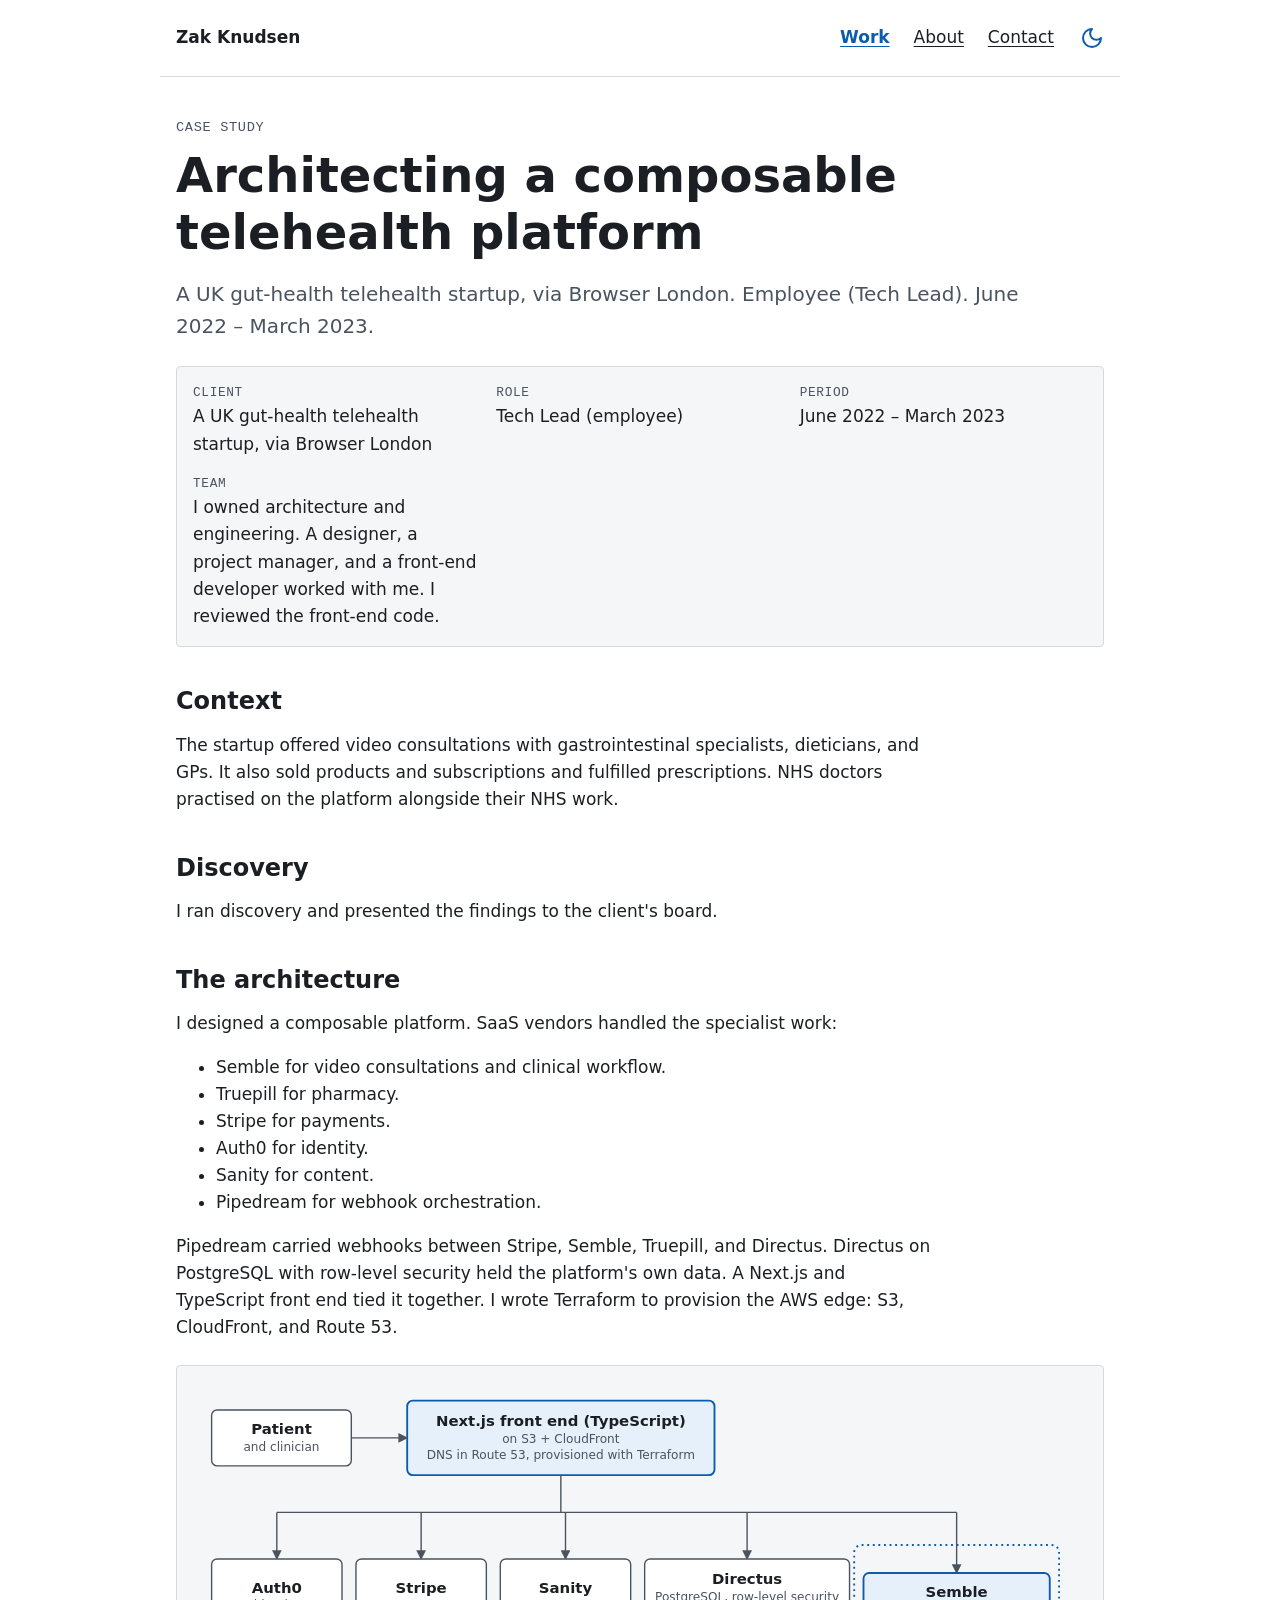
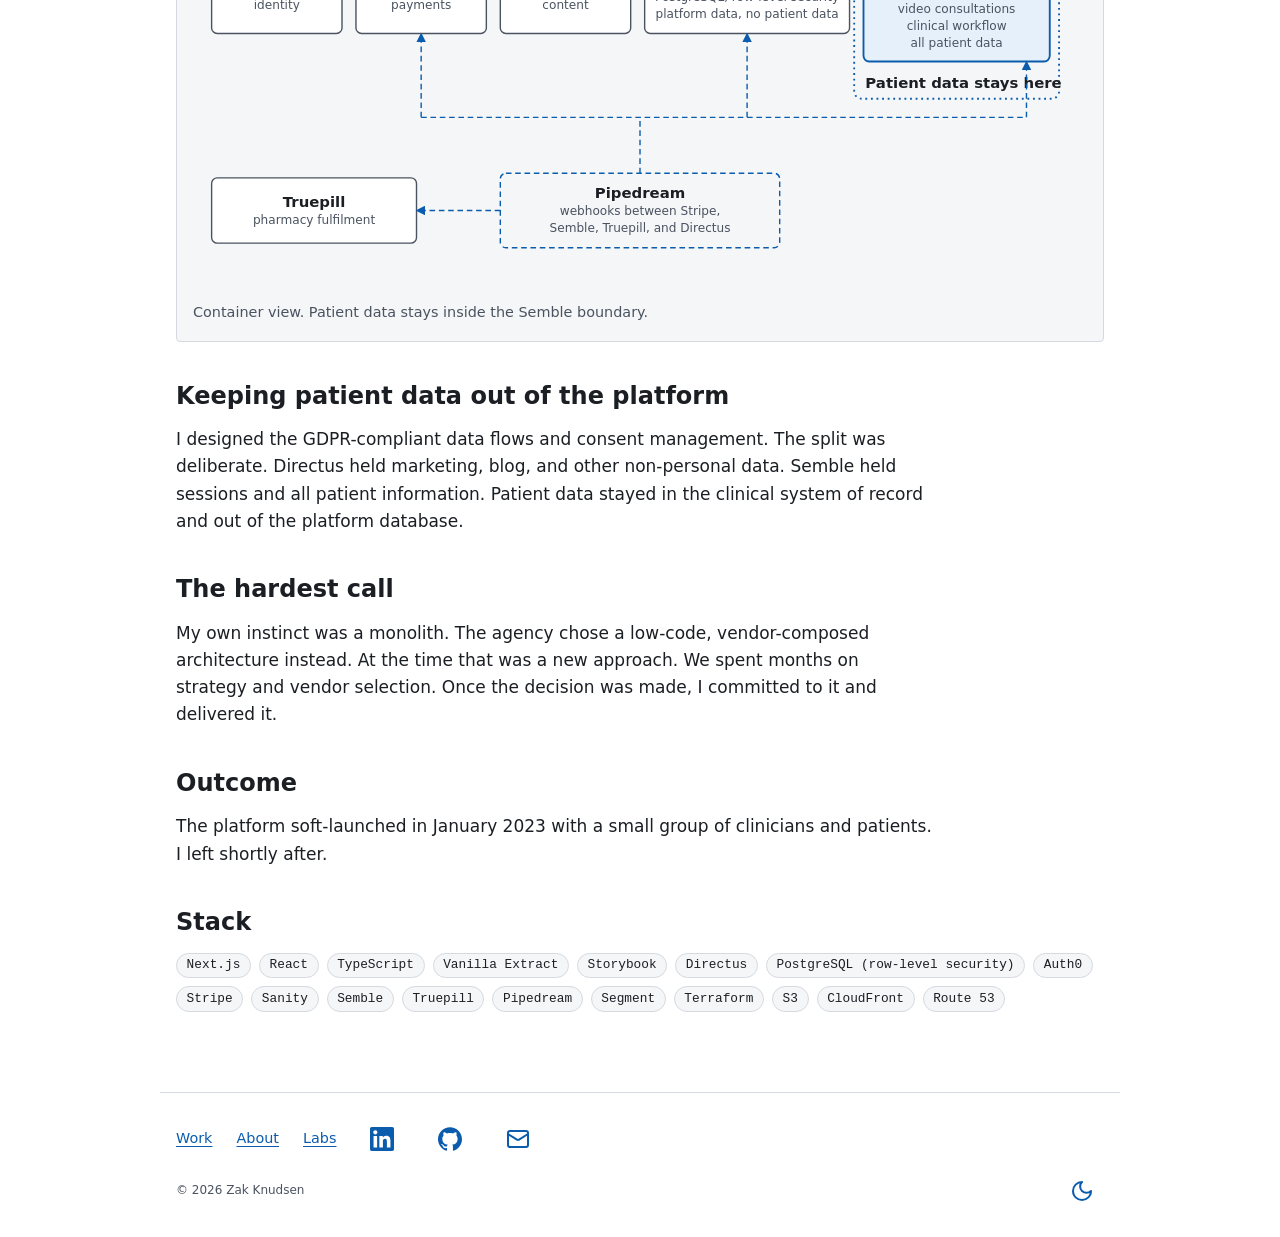
<file: work/composable-telehealth-platform/index.html>
<!DOCTYPE html>
<html lang="en">
<head>
  <meta charset="utf-8">
  <meta name="viewport" content="width=device-width, initial-scale=1">
  <title>Architecting a composable telehealth platform | Zak Knudsen</title>
  <meta name="description" content="Case study: I ran discovery and architected a composable, GDPR-aware telehealth platform for a UK gut-health startup from SaaS parts. Soft-launched January 2023.">
  <link rel="canonical" href="https://zakknudsen.com/work/composable-telehealth-platform/">
  <link rel="icon" href="/img/favicon.svg" type="image/svg+xml">
  <link rel="stylesheet" href="/css/style.css">
  <script src="/js/theme-init.js"></script>

  <meta property="og:type" content="article">
  <meta property="og:site_name" content="Zak Knudsen">
  <meta property="og:title" content="Architecting a composable telehealth platform">
  <meta property="og:description" content="Discovery, a vendor-composed architecture, and GDPR-aware data flows for a UK gut-health telehealth startup.">
  <meta property="og:url" content="https://zakknudsen.com/work/composable-telehealth-platform/">
  <meta name="twitter:card" content="summary">
</head>
<body>
  <a class="skip-link" href="#main">Skip to main content</a>

  <header class="site-header">
    <a class="site-title" href="/">Zak Knudsen</a>
    <div class="site-header-end">
      <nav class="site-nav" aria-label="Main">
        <ul>
          <li><a href="/work/" aria-current="page">Work</a></li>
          <li><a href="/about/">About</a></li>
          <li><a href="/#contact">Contact</a></li>
        </ul>
      </nav>
      <theme-toggle></theme-toggle>
    </div>
  </header>

  <main id="main">
    <article>
      <header>
        <p class="eyebrow">Case study</p>
        <h1>Architecting a composable telehealth platform</h1>
        <p class="lede">A UK gut-health telehealth startup, via Browser London. Employee (Tech Lead). June 2022 – March 2023.</p>
        <dl class="meta">
          <div><dt>Client</dt><dd>A UK gut-health telehealth startup, via Browser London</dd></div>
          <div><dt>Role</dt><dd>Tech Lead (employee)</dd></div>
          <div><dt>Period</dt><dd>June 2022 – March 2023</dd></div>
          <div><dt>Team</dt><dd>I owned architecture and engineering. A designer, a project manager, and a front-end developer worked with me. I reviewed the front-end code.</dd></div>
        </dl>
      </header>

      <section aria-labelledby="context">
        <h2 id="context">Context</h2>
        <p>The startup offered video consultations with gastrointestinal specialists, dieticians, and GPs. It also sold products and subscriptions and fulfilled prescriptions. NHS doctors practised on the platform alongside their NHS work.</p>
      </section>

      <section aria-labelledby="discovery">
        <h2 id="discovery">Discovery</h2>
        <p>I ran discovery and presented the findings to the client's board.</p>
      </section>

      <section aria-labelledby="architecture">
        <h2 id="architecture">The architecture</h2>
        <p>I designed a composable platform. SaaS vendors handled the specialist work:</p>
        <ul>
          <li>Semble for video consultations and clinical workflow.</li>
          <li>Truepill for pharmacy.</li>
          <li>Stripe for payments.</li>
          <li>Auth0 for identity.</li>
          <li>Sanity for content.</li>
          <li>Pipedream for webhook orchestration.</li>
        </ul>
        <p>Pipedream carried webhooks between Stripe, Semble, Truepill, and Directus. Directus on PostgreSQL with row-level security held the platform's own data. A Next.js and TypeScript front end tied it together. I wrote Terraform to provision the AWS edge: S3, CloudFront, and Route 53.</p>

        <figure class="diagram">
          <div class="diagram-scroll">
            <img src="/img/telehealth-composable.svg" width="960" height="540"
                 alt="Container diagram. Patients and clinicians use a Next.js front end hosted on S3 and CloudFront, with DNS in Route 53, provisioned with Terraform. The front end calls Auth0 for identity, Stripe for payments, Sanity for content, Directus on PostgreSQL with row-level security for platform data with no patient data, and Semble for video consultations, clinical workflow, and all patient data. Pipedream carries webhooks between Stripe, Semble, Truepill, and Directus. Truepill handles pharmacy fulfilment. A boundary labeled Patient data stays here surrounds Semble.">
          </div>
          <figcaption>Container view. Patient data stays inside the Semble boundary.</figcaption>
        </figure>
      </section>

      <section aria-labelledby="patient-data">
        <h2 id="patient-data">Keeping patient data out of the platform</h2>
        <p>I designed the GDPR-compliant data flows and consent management. The split was deliberate. Directus held marketing, blog, and other non-personal data. Semble held sessions and all patient information. Patient data stayed in the clinical system of record and out of the platform database.</p>
      </section>

      <section aria-labelledby="hardest-call">
        <h2 id="hardest-call">The hardest call</h2>
        <p>My own instinct was a monolith. The agency chose a low-code, vendor-composed architecture instead. At the time that was a new approach. We spent months on strategy and vendor selection. Once the decision was made, I committed to it and delivered it.</p>
      </section>

      <section aria-labelledby="outcome">
        <h2 id="outcome">Outcome</h2>
        <p>The platform soft-launched in January 2023 with a small group of clinicians and patients. I left shortly after.</p>
      </section>

      <section aria-labelledby="stack">
        <h2 id="stack">Stack</h2>
        <ul class="chips">
          <li>Next.js</li><li>React</li><li>TypeScript</li><li>Vanilla Extract</li><li>Storybook</li><li>Directus</li><li>PostgreSQL (row-level security)</li><li>Auth0</li><li>Stripe</li><li>Sanity</li><li>Semble</li><li>Truepill</li><li>Pipedream</li><li>Segment</li><li>Terraform</li><li>S3</li><li>CloudFront</li><li>Route 53</li>
        </ul>
      </section>
    </article>
  </main>

  <footer class="site-footer">
    <div class="footer-links">
      <ul>
        <li><a href="/work/">Work</a></li>
        <li><a href="/about/">About</a></li>
        <li><a href="/labs/">Labs</a></li>
      </ul>
      <ul class="footer-external">
        <li class="social-link"><a href="https://www.linkedin.com/in/zakknudsen"><svg class="icon" aria-hidden="true" focusable="false"><use href="/img/icons.svg#linkedin"/></svg><span class="visually-hidden">LinkedIn</span></a></li>
        <li class="social-link"><a href="https://github.com/dotZak"><svg class="icon" aria-hidden="true" focusable="false"><use href="/img/icons.svg#github"/></svg><span class="visually-hidden">GitHub</span></a></li>
        <li class="social-link"><a href="mailto:zak@zakknudsen.com"><svg class="icon" aria-hidden="true" focusable="false"><use href="/img/icons.svg#mail"/></svg><span class="visually-hidden">Email zak@zakknudsen.com</span></a></li>
      </ul>
    </div>
    <div class="footer-meta">
      <small>© <span data-current-year>2026</span> Zak Knudsen</small>
      <theme-toggle></theme-toggle>
    </div>
  </footer>
  <script src="/js/footer-year.js" defer></script>
  <script src="/js/theme-toggle.js" defer></script>
</body>
</html>
</file>
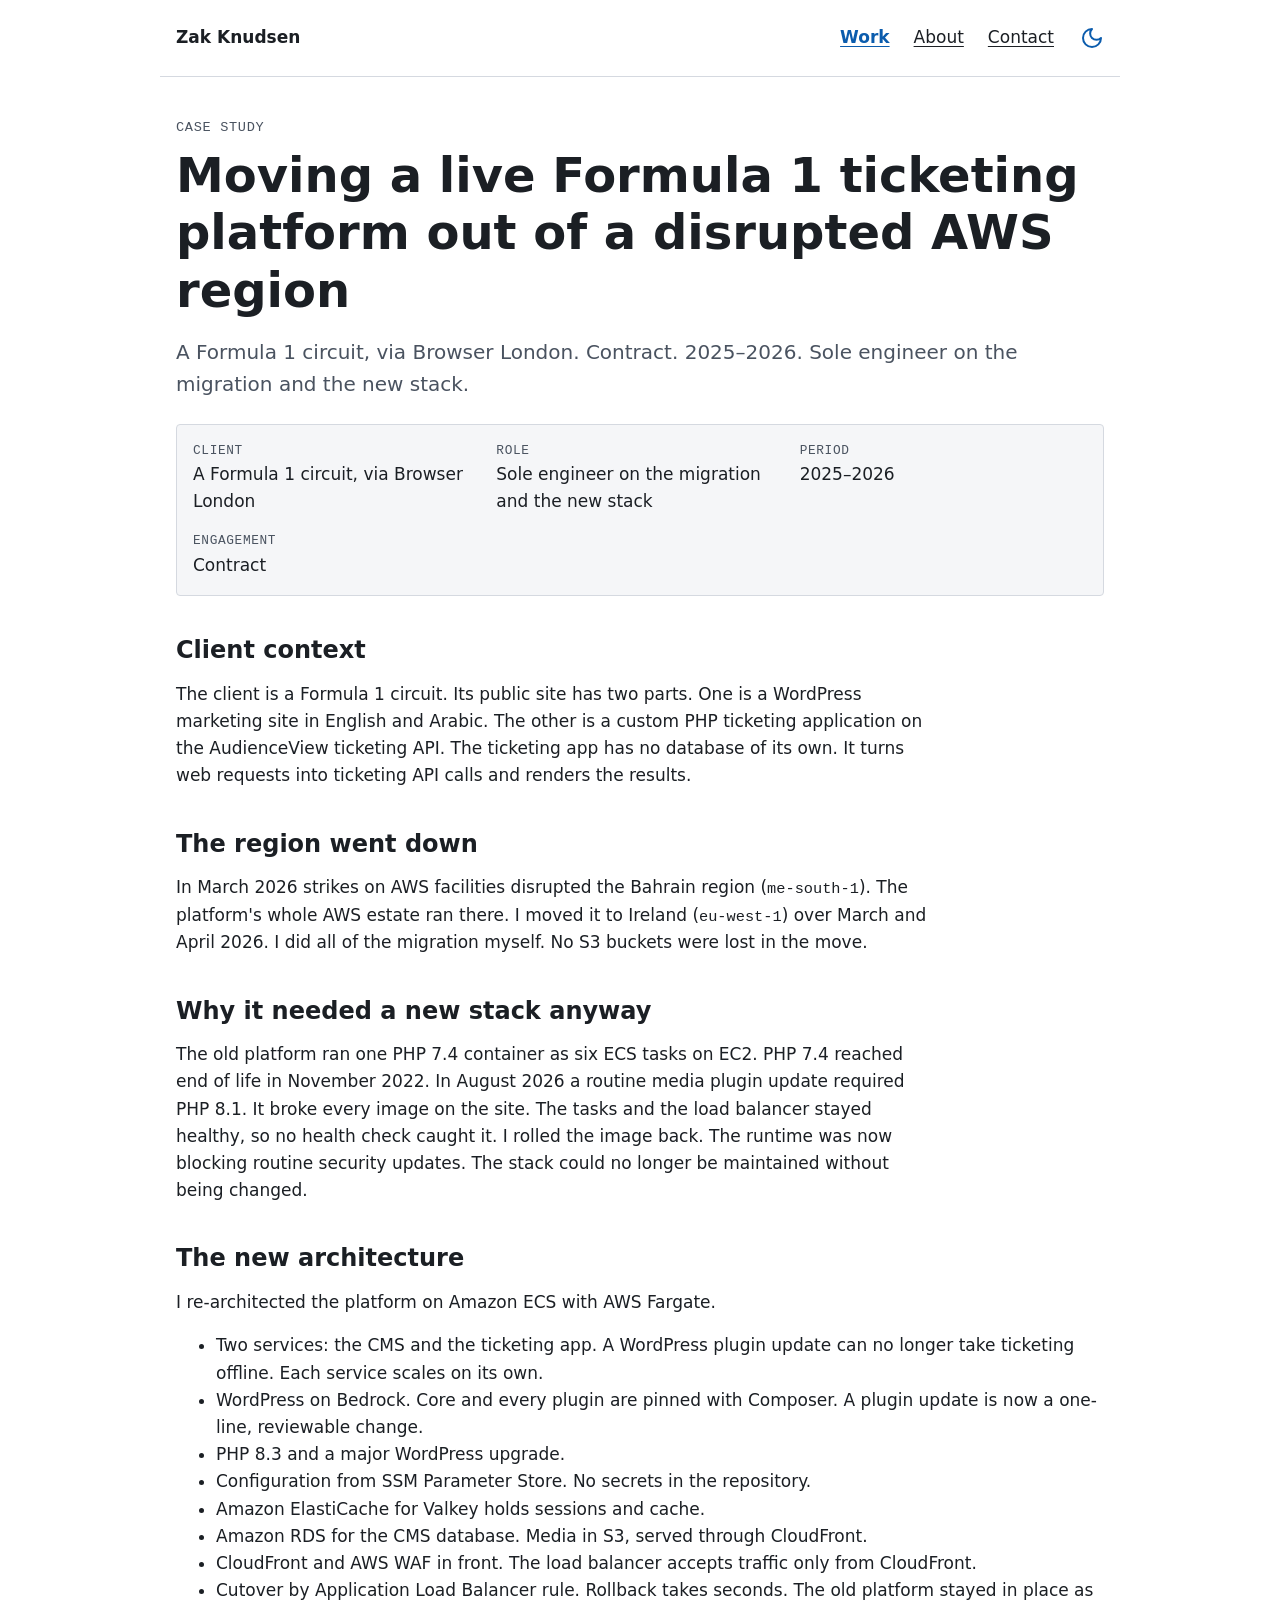
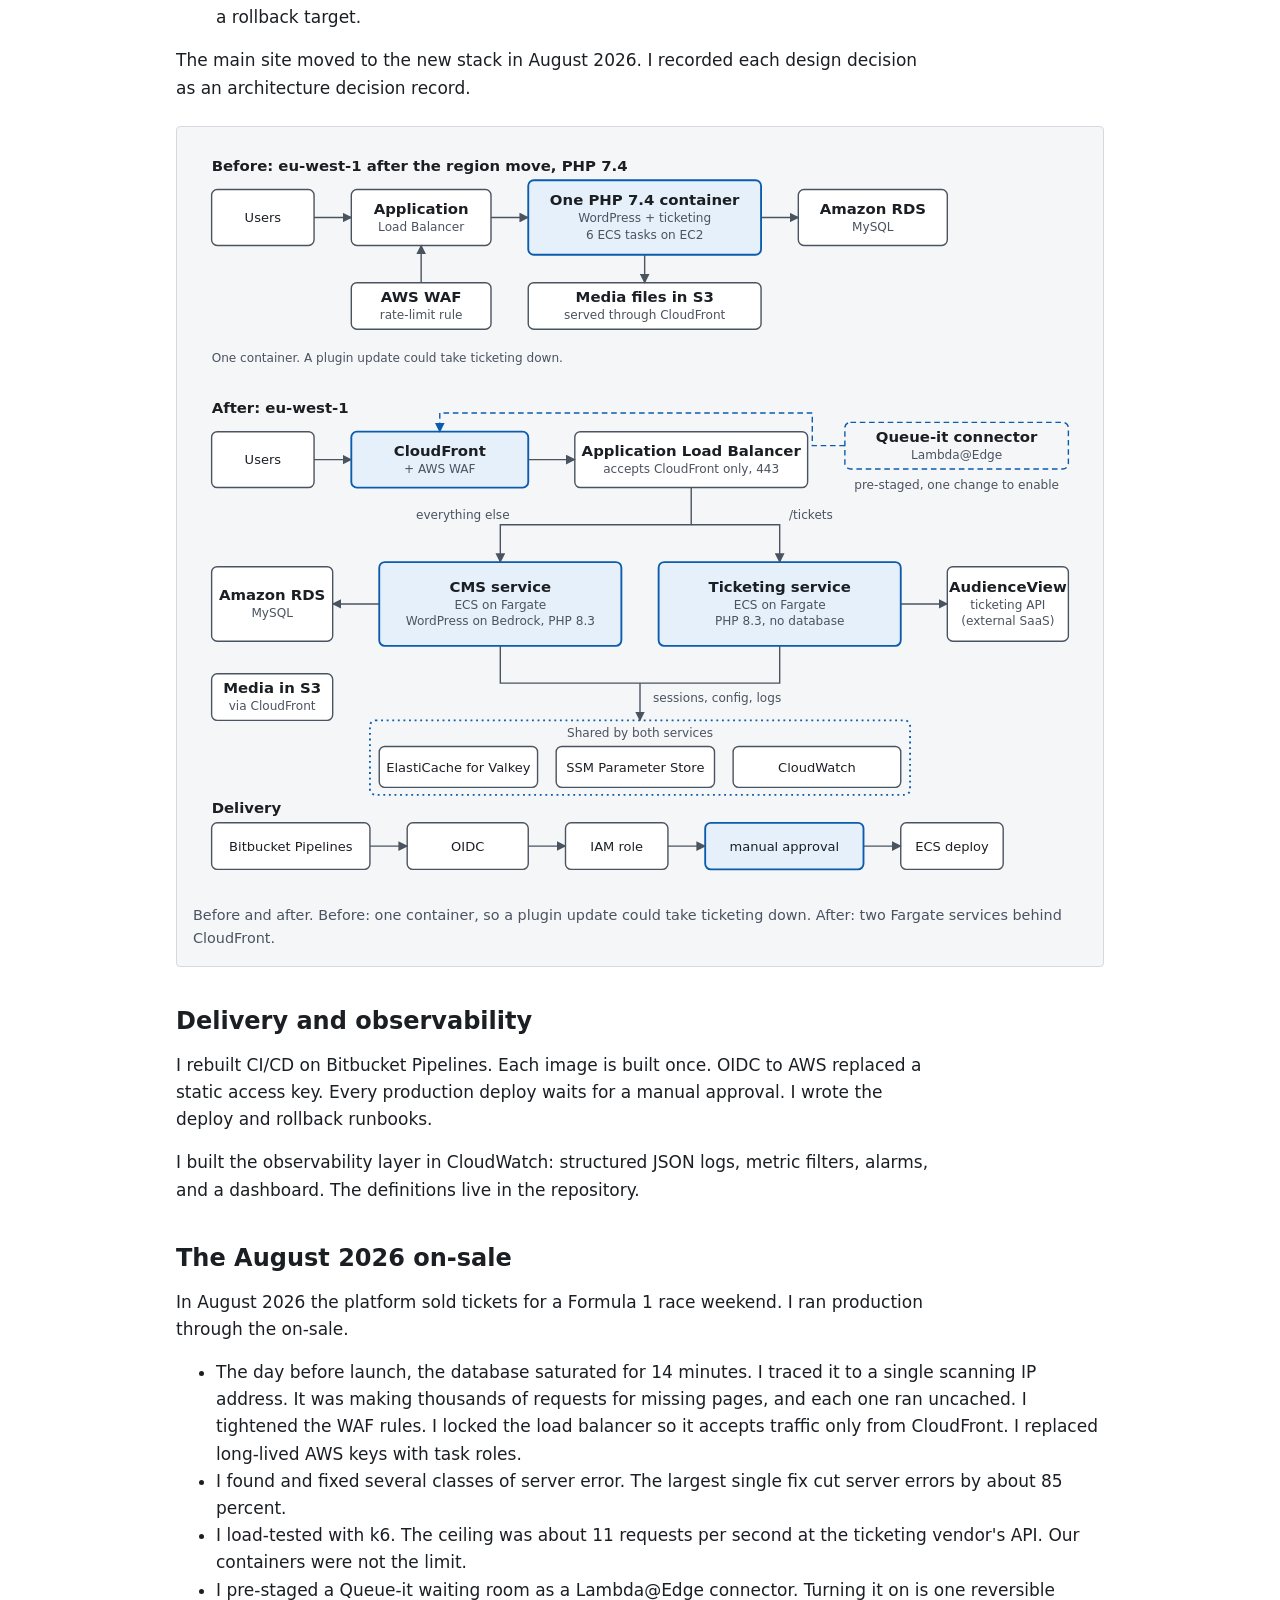
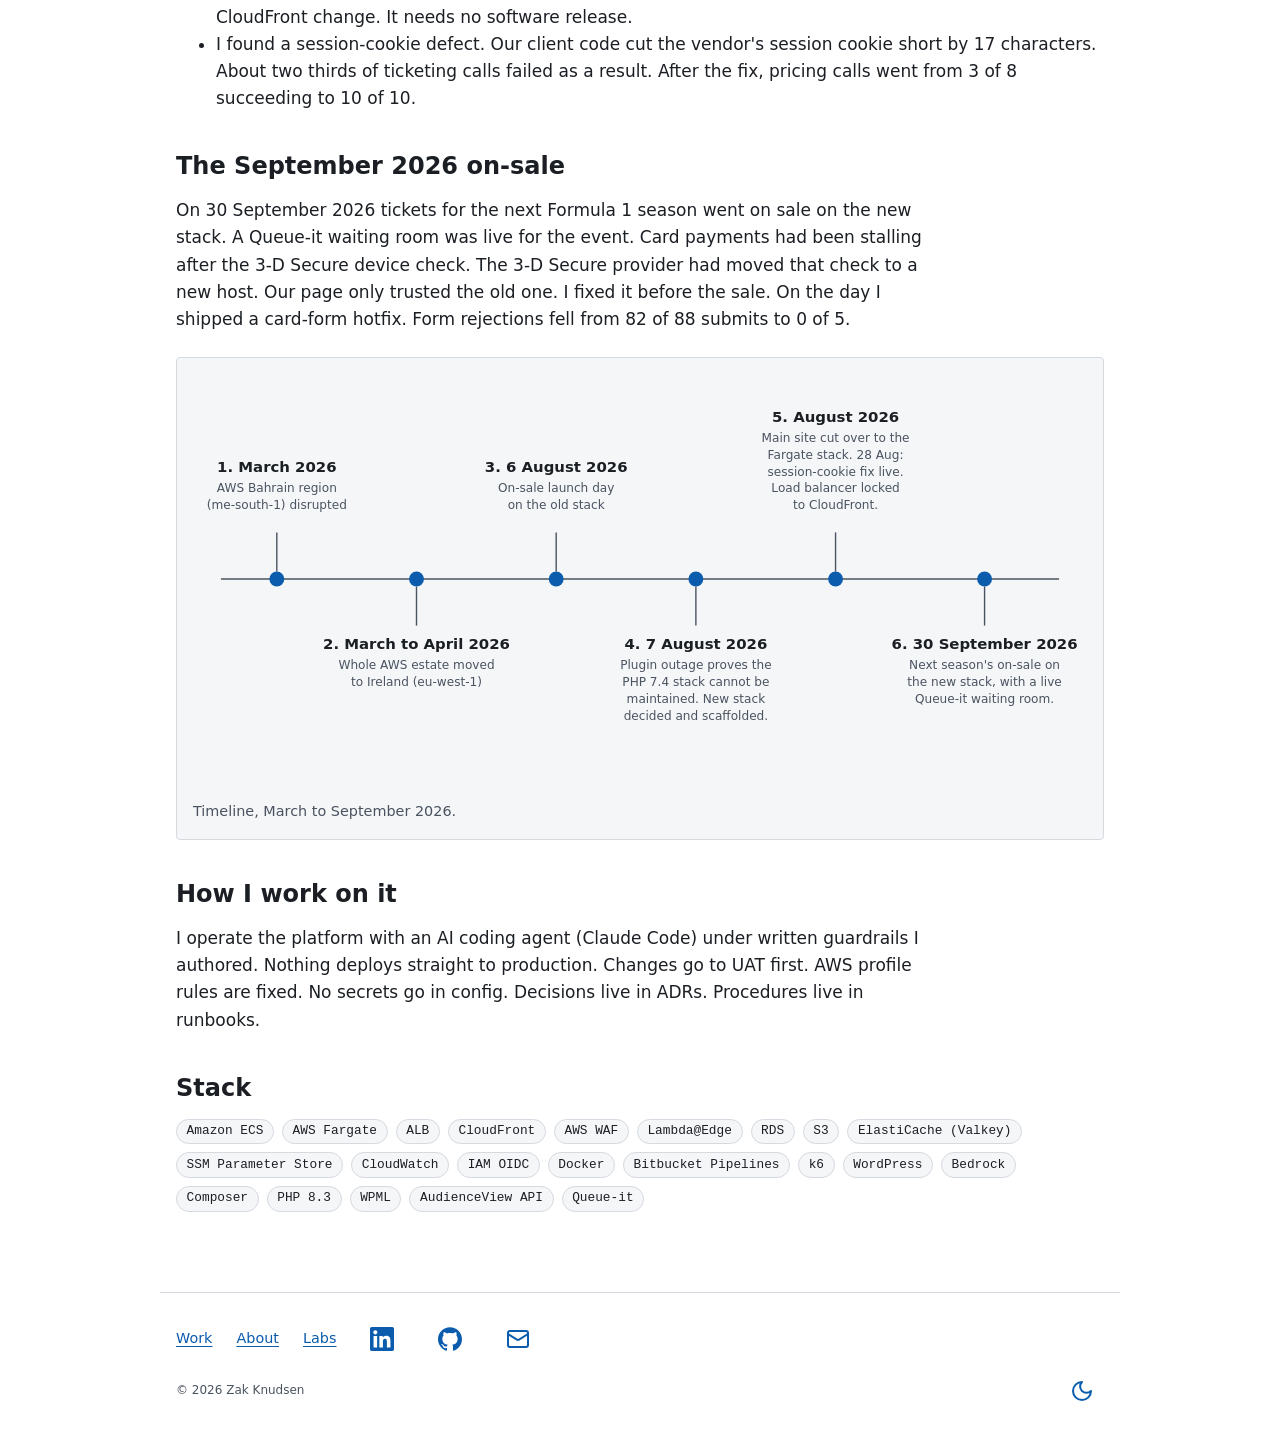
<file: work/formula-1-ticketing-platform/index.html>
<!DOCTYPE html>
<html lang="en">
<head>
  <meta charset="utf-8">
  <meta name="viewport" content="width=device-width, initial-scale=1">
  <title>Moving a live Formula 1 ticketing platform out of a disrupted AWS region | Zak Knudsen</title>
  <meta name="description" content="Case study: I moved a Formula 1 circuit's live ticketing platform from AWS me-south-1 to eu-west-1, rebuilt it on Amazon ECS with AWS Fargate, and ran two race on-sales.">
  <link rel="canonical" href="https://zakknudsen.com/work/formula-1-ticketing-platform/">
  <link rel="icon" href="/img/favicon.svg" type="image/svg+xml">
  <link rel="stylesheet" href="/css/style.css">
  <script src="/js/theme-init.js"></script>

  <meta property="og:type" content="article">
  <meta property="og:site_name" content="Zak Knudsen">
  <meta property="og:title" content="Moving a live Formula 1 ticketing platform out of a disrupted AWS region">
  <meta property="og:description" content="Region migration, re-architecture on Amazon ECS with AWS Fargate, and two race on-sales run in production.">
  <meta property="og:url" content="https://zakknudsen.com/work/formula-1-ticketing-platform/">
  <meta name="twitter:card" content="summary">
</head>
<body>
  <a class="skip-link" href="#main">Skip to main content</a>

  <header class="site-header">
    <a class="site-title" href="/">Zak Knudsen</a>
    <div class="site-header-end">
      <nav class="site-nav" aria-label="Main">
        <ul>
          <li><a href="/work/" aria-current="page">Work</a></li>
          <li><a href="/about/">About</a></li>
          <li><a href="/#contact">Contact</a></li>
        </ul>
      </nav>
      <theme-toggle></theme-toggle>
    </div>
  </header>

  <main id="main">
    <article>
      <header>
        <p class="eyebrow">Case study</p>
        <h1>Moving a live Formula 1 ticketing platform out of a disrupted AWS region</h1>
        <p class="lede">A Formula 1 circuit, via Browser London. Contract. 2025–2026. Sole engineer on the migration and the new stack.</p>
        <dl class="meta">
          <div><dt>Client</dt><dd>A Formula 1 circuit, via Browser London</dd></div>
          <div><dt>Role</dt><dd>Sole engineer on the migration and the new stack</dd></div>
          <div><dt>Period</dt><dd>2025–2026</dd></div>
          <div><dt>Engagement</dt><dd>Contract</dd></div>
        </dl>
      </header>

      <section aria-labelledby="context">
        <h2 id="context">Client context</h2>
        <p>The client is a Formula 1 circuit. Its public site has two parts. One is a WordPress marketing site in English and Arabic. The other is a custom PHP ticketing application on the AudienceView ticketing API. The ticketing app has no database of its own. It turns web requests into ticketing API calls and renders the results.</p>
      </section>

      <section aria-labelledby="region-down">
        <h2 id="region-down">The region went down</h2>
        <p>In March 2026 strikes on AWS facilities disrupted the Bahrain region (<span class="mono">me-south-1</span>). The platform's whole AWS estate ran there. I moved it to Ireland (<span class="mono">eu-west-1</span>) over March and April 2026. I did all of the migration myself. No S3 buckets were lost in the move.</p>
      </section>

      <section aria-labelledby="why-new-stack">
        <h2 id="why-new-stack">Why it needed a new stack anyway</h2>
        <p>The old platform ran one PHP 7.4 container as six ECS tasks on EC2. PHP 7.4 reached end of life in November 2022. In August 2026 a routine media plugin update required PHP 8.1. It broke every image on the site. The tasks and the load balancer stayed healthy, so no health check caught it. I rolled the image back. The runtime was now blocking routine security updates. The stack could no longer be maintained without being changed.</p>
      </section>

      <section aria-labelledby="new-architecture">
        <h2 id="new-architecture">The new architecture</h2>
        <p>I re-architected the platform on Amazon ECS with AWS Fargate.</p>
        <ul>
          <li>Two services: the CMS and the ticketing app. A WordPress plugin update can no longer take ticketing offline. Each service scales on its own.</li>
          <li>WordPress on Bedrock. Core and every plugin are pinned with Composer. A plugin update is now a one-line, reviewable change.</li>
          <li>PHP 8.3 and a major WordPress upgrade.</li>
          <li>Configuration from SSM Parameter Store. No secrets in the repository.</li>
          <li>Amazon ElastiCache for Valkey holds sessions and cache.</li>
          <li>Amazon RDS for the CMS database. Media in S3, served through CloudFront.</li>
          <li>CloudFront and AWS WAF in front. The load balancer accepts traffic only from CloudFront.</li>
          <li>Cutover by Application Load Balancer rule. Rollback takes seconds. The old platform stayed in place as a rollback target.</li>
        </ul>
        <p>The main site moved to the new stack in August 2026. I recorded each design decision as an architecture decision record.</p>

        <figure class="diagram">
          <div class="diagram-scroll">
            <img src="/img/f1-before-after.svg" width="960" height="800"
                 alt="Two panels. Before: users reach an Application Load Balancer, which sends traffic to one PHP 7.4 container running WordPress and ticketing as six ECS tasks on EC2. The container talks to Amazon RDS for MySQL. Media is in S3, served through CloudFront. AWS WAF has a rate-limit rule. After: users reach CloudFront with AWS WAF, then an Application Load Balancer that accepts CloudFront only on port 443. Path routing sends /tickets to a ticketing service and everything else to a CMS service. Both are ECS services on AWS Fargate. The CMS service runs WordPress on Bedrock with PHP 8.3 and uses Amazon RDS for MySQL, with media in S3. The ticketing service runs PHP 8.3 with no database and calls the AudienceView ticketing API. Both services use ElastiCache for Valkey, SSM Parameter Store, and CloudWatch. A Queue-it connector on Lambda@Edge is attached to CloudFront, pre-staged and enabled by one change. Bitbucket Pipelines deploys through OIDC to an IAM role to ECS, with a manual approval gate before production.">
          </div>
          <figcaption>Before and after. Before: one container, so a plugin update could take ticketing down. After: two Fargate services behind CloudFront.</figcaption>
        </figure>
      </section>

      <section aria-labelledby="delivery">
        <h2 id="delivery">Delivery and observability</h2>
        <p>I rebuilt CI/CD on Bitbucket Pipelines. Each image is built once. OIDC to AWS replaced a static access key. Every production deploy waits for a manual approval. I wrote the deploy and rollback runbooks.</p>
        <p>I built the observability layer in CloudWatch: structured JSON logs, metric filters, alarms, and a dashboard. The definitions live in the repository.</p>
      </section>

      <section aria-labelledby="august-on-sale">
        <h2 id="august-on-sale">The August 2026 on-sale</h2>
        <p>In August 2026 the platform sold tickets for a Formula 1 race weekend. I ran production through the on-sale.</p>
        <ul>
          <li>The day before launch, the database saturated for 14 minutes. I traced it to a single scanning IP address. It was making thousands of requests for missing pages, and each one ran uncached. I tightened the WAF rules. I locked the load balancer so it accepts traffic only from CloudFront. I replaced long-lived AWS keys with task roles.</li>
          <li>I found and fixed several classes of server error. The largest single fix cut server errors by about 85 percent.</li>
          <li>I load-tested with k6. The ceiling was about 11 requests per second at the ticketing vendor's API. Our containers were not the limit.</li>
          <li>I pre-staged a Queue-it waiting room as a Lambda@Edge connector. Turning it on is one reversible CloudFront change. It needs no software release.</li>
          <li>I found a session-cookie defect. Our client code cut the vendor's session cookie short by 17 characters. About two thirds of ticketing calls failed as a result. After the fix, pricing calls went from 3 of 8 succeeding to 10 of 10.</li>
        </ul>
      </section>

      <section aria-labelledby="september-on-sale">
        <h2 id="september-on-sale">The September 2026 on-sale</h2>
        <p>On 30 September 2026 tickets for the next Formula 1 season went on sale on the new stack. A Queue-it waiting room was live for the event. Card payments had been stalling after the 3-D Secure device check. The 3-D Secure provider had moved that check to a new host. Our page only trusted the old one. I fixed it before the sale. On the day I shipped a card-form hotfix. Form rejections fell from 82 of 88 submits to 0 of 5.</p>

        <figure class="diagram">
          <div class="diagram-scroll">
            <img src="/img/f1-timeline.svg" width="960" height="440"
                 alt="Timeline with six points. March 2026: AWS Bahrain region me-south-1 disrupted. March to April 2026: whole AWS estate moved to Ireland, eu-west-1. 6 August 2026: on-sale launch day on the old stack. 7 August 2026: a plugin outage proves the PHP 7.4 stack cannot be maintained, and the new stack is decided and scaffolded. August 2026: main site cut over to the Fargate stack; on 28 August the session-cookie fix reached production and the load balancer was locked to CloudFront. 30 September 2026: next season's on-sale runs on the new stack with a live Queue-it waiting room.">
          </div>
          <figcaption>Timeline, March to September 2026.</figcaption>
        </figure>
      </section>

      <section aria-labelledby="how-i-work">
        <h2 id="how-i-work">How I work on it</h2>
        <p>I operate the platform with an AI coding agent (Claude Code) under written guardrails I authored. Nothing deploys straight to production. Changes go to UAT first. AWS profile rules are fixed. No secrets go in config. Decisions live in ADRs. Procedures live in runbooks.</p>
      </section>

      <section aria-labelledby="stack">
        <h2 id="stack">Stack</h2>
        <ul class="chips">
          <li>Amazon ECS</li><li>AWS Fargate</li><li>ALB</li><li>CloudFront</li><li>AWS WAF</li><li>Lambda@Edge</li><li>RDS</li><li>S3</li><li>ElastiCache (Valkey)</li><li>SSM Parameter Store</li><li>CloudWatch</li><li>IAM OIDC</li><li>Docker</li><li>Bitbucket Pipelines</li><li>k6</li><li>WordPress</li><li>Bedrock</li><li>Composer</li><li>PHP 8.3</li><li>WPML</li><li>AudienceView API</li><li>Queue-it</li>
        </ul>
      </section>
    </article>
  </main>

  <footer class="site-footer">
    <div class="footer-links">
      <ul>
        <li><a href="/work/">Work</a></li>
        <li><a href="/about/">About</a></li>
        <li><a href="/labs/">Labs</a></li>
      </ul>
      <ul class="footer-external">
        <li class="social-link"><a href="https://www.linkedin.com/in/zakknudsen"><svg class="icon" aria-hidden="true" focusable="false"><use href="/img/icons.svg#linkedin"/></svg><span class="visually-hidden">LinkedIn</span></a></li>
        <li class="social-link"><a href="https://github.com/dotZak"><svg class="icon" aria-hidden="true" focusable="false"><use href="/img/icons.svg#github"/></svg><span class="visually-hidden">GitHub</span></a></li>
        <li class="social-link"><a href="mailto:zak@zakknudsen.com"><svg class="icon" aria-hidden="true" focusable="false"><use href="/img/icons.svg#mail"/></svg><span class="visually-hidden">Email zak@zakknudsen.com</span></a></li>
      </ul>
    </div>
    <div class="footer-meta">
      <small>© <span data-current-year>2026</span> Zak Knudsen</small>
      <theme-toggle></theme-toggle>
    </div>
  </footer>
  <script src="/js/footer-year.js" defer></script>
  <script src="/js/theme-toggle.js" defer></script>
</body>
</html>
</file>
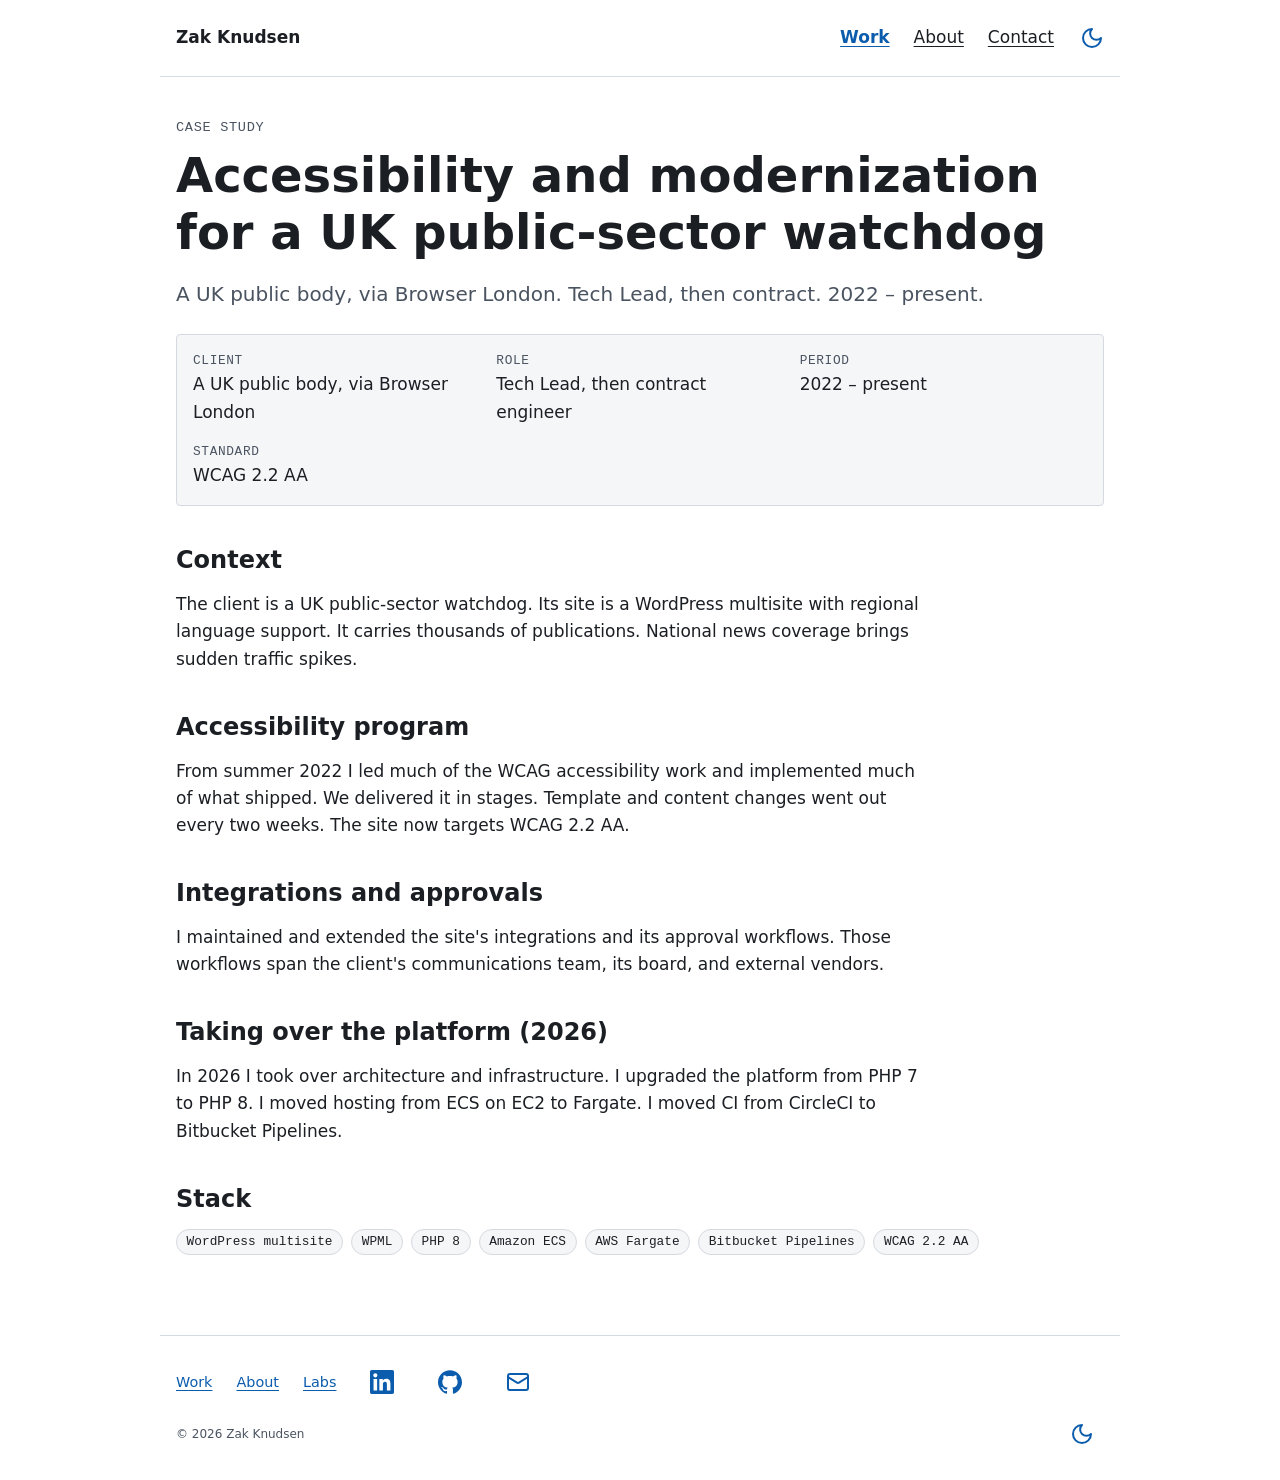
<file: work/public-sector-accessibility/index.html>
<!DOCTYPE html>
<html lang="en">
<head>
  <meta charset="utf-8">
  <meta name="viewport" content="width=device-width, initial-scale=1">
  <title>Accessibility and modernization for a UK public-sector watchdog | Zak Knudsen</title>
  <meta name="description" content="Case study: a WCAG accessibility program for a UK public body's WordPress multisite, then the 2026 move to PHP 8, AWS Fargate, and Bitbucket Pipelines.">
  <link rel="canonical" href="https://zakknudsen.com/work/public-sector-accessibility/">
  <link rel="icon" href="/img/favicon.svg" type="image/svg+xml">
  <link rel="stylesheet" href="/css/style.css">
  <script src="/js/theme-init.js"></script>

  <meta property="og:type" content="article">
  <meta property="og:site_name" content="Zak Knudsen">
  <meta property="og:title" content="Accessibility and modernization for a UK public-sector watchdog">
  <meta property="og:description" content="A WCAG accessibility program, then the platform's move to PHP 8 and AWS Fargate.">
  <meta property="og:url" content="https://zakknudsen.com/work/public-sector-accessibility/">
  <meta name="twitter:card" content="summary">
</head>
<body>
  <a class="skip-link" href="#main">Skip to main content</a>

  <header class="site-header">
    <a class="site-title" href="/">Zak Knudsen</a>
    <div class="site-header-end">
      <nav class="site-nav" aria-label="Main">
        <ul>
          <li><a href="/work/" aria-current="page">Work</a></li>
          <li><a href="/about/">About</a></li>
          <li><a href="/#contact">Contact</a></li>
        </ul>
      </nav>
      <theme-toggle></theme-toggle>
    </div>
  </header>

  <main id="main">
    <article>
      <header>
        <p class="eyebrow">Case study</p>
        <h1>Accessibility and modernization for a UK public-sector watchdog</h1>
        <p class="lede">A UK public body, via Browser London. Tech Lead, then contract. 2022 – present.</p>
        <dl class="meta">
          <div><dt>Client</dt><dd>A UK public body, via Browser London</dd></div>
          <div><dt>Role</dt><dd>Tech Lead, then contract engineer</dd></div>
          <div><dt>Period</dt><dd>2022 – present</dd></div>
          <div><dt>Standard</dt><dd>WCAG 2.2 AA</dd></div>
        </dl>
      </header>

      <section aria-labelledby="context">
        <h2 id="context">Context</h2>
        <p>The client is a UK public-sector watchdog. Its site is a WordPress multisite with regional language support. It carries thousands of publications. National news coverage brings sudden traffic spikes.</p>
      </section>

      <section aria-labelledby="accessibility">
        <h2 id="accessibility">Accessibility program</h2>
        <p>From summer 2022 I led much of the WCAG accessibility work and implemented much of what shipped. We delivered it in stages. Template and content changes went out every two weeks. The site now targets WCAG 2.2 AA.</p>
      </section>

      <section aria-labelledby="integrations">
        <h2 id="integrations">Integrations and approvals</h2>
        <p>I maintained and extended the site's integrations and its approval workflows. Those workflows span the client's communications team, its board, and external vendors.</p>
      </section>

      <section aria-labelledby="platform-2026">
        <h2 id="platform-2026">Taking over the platform (2026)</h2>
        <p>In 2026 I took over architecture and infrastructure. I upgraded the platform from PHP 7 to PHP 8. I moved hosting from ECS on EC2 to Fargate. I moved CI from CircleCI to Bitbucket Pipelines.</p>
      </section>

      <section aria-labelledby="stack">
        <h2 id="stack">Stack</h2>
        <ul class="chips">
          <li>WordPress multisite</li><li>WPML</li><li>PHP 8</li><li>Amazon ECS</li><li>AWS Fargate</li><li>Bitbucket Pipelines</li><li>WCAG 2.2 AA</li>
        </ul>
      </section>
    </article>
  </main>

  <footer class="site-footer">
    <div class="footer-links">
      <ul>
        <li><a href="/work/">Work</a></li>
        <li><a href="/about/">About</a></li>
        <li><a href="/labs/">Labs</a></li>
      </ul>
      <ul class="footer-external">
        <li class="social-link"><a href="https://www.linkedin.com/in/zakknudsen"><svg class="icon" aria-hidden="true" focusable="false"><use href="/img/icons.svg#linkedin"/></svg><span class="visually-hidden">LinkedIn</span></a></li>
        <li class="social-link"><a href="https://github.com/dotZak"><svg class="icon" aria-hidden="true" focusable="false"><use href="/img/icons.svg#github"/></svg><span class="visually-hidden">GitHub</span></a></li>
        <li class="social-link"><a href="mailto:zak@zakknudsen.com"><svg class="icon" aria-hidden="true" focusable="false"><use href="/img/icons.svg#mail"/></svg><span class="visually-hidden">Email zak@zakknudsen.com</span></a></li>
      </ul>
    </div>
    <div class="footer-meta">
      <small>© <span data-current-year>2026</span> Zak Knudsen</small>
      <theme-toggle></theme-toggle>
    </div>
  </footer>
  <script src="/js/footer-year.js" defer></script>
  <script src="/js/theme-toggle.js" defer></script>
</body>
</html>
</file>
<file: css/style.css>
/* ==========================================================================
   zakknudsen.com
   Plain CSS. No build step.
   Light and dark themes follow the visitor's system setting until they
   choose one with the theme toggle.
   ========================================================================== */

/* --------------------------------------------------------------------------
   1. Design tokens
   -------------------------------------------------------------------------- */

:root {
  color-scheme: light dark;

  --color-bg: light-dark(#ffffff, #111418);
  --color-surface: light-dark(#f5f6f8, #1a1f26);
  --color-text: light-dark(#1b1f24, #e8ebef);
  --color-text-muted: light-dark(#4a5360, #a9b2bf);
  --color-border: light-dark(#d5d9e0, #333b46);
  --color-accent: light-dark(#0b5cad, #7ab7ff);
  --color-accent-contrast: light-dark(#ffffff, #111418);

  --font-sans: system-ui, -apple-system, "Segoe UI", Roboto, "Helvetica Neue", Arial, sans-serif;
  --font-mono: ui-monospace, "SF Mono", Menlo, Consolas, "Liberation Mono", monospace;

  --measure: 70ch;
  --gutter: 1rem;
  --space-1: 0.25rem;
  --space-2: 0.5rem;
  --space-3: 1rem;
  --space-4: 1.5rem;
  --space-5: 2.5rem;
  --space-6: 4rem;
  --radius: 4px;
}

/* A saved choice (set by js/theme-toggle.js) overrides the system setting. */
:root[data-theme="light"] {
  color-scheme: light;
}

:root[data-theme="dark"] {
  color-scheme: dark;
}

/* --------------------------------------------------------------------------
   2. Base
   -------------------------------------------------------------------------- */

*,
*::before,
*::after {
  box-sizing: border-box;
}

html {
  -webkit-text-size-adjust: 100%;
  text-size-adjust: 100%;
}

body {
  margin: 0;
  background: var(--color-bg);
  color: var(--color-text);
  font-family: var(--font-sans);
  font-size: 1.0625rem;
  line-height: 1.6;
}

h1,
h2,
h3 {
  line-height: 1.2;
  margin: var(--space-5) 0 var(--space-3);
}

h1 {
  font-size: clamp(2rem, 6vw, 3rem);
  margin-top: 0;
}

h2 {
  font-size: 1.5rem;
}

h3 {
  font-size: 1.15rem;
}

p,
ul,
ol,
dl,
table,
figure {
  margin: 0 0 var(--space-3);
}

a {
  color: var(--color-accent);
  text-underline-offset: 0.2em;
}

a:hover {
  text-decoration-thickness: 2px;
}

:focus-visible {
  outline: 3px solid var(--color-accent);
  outline-offset: 2px;
}

img,
svg {
  max-width: 100%;
  height: auto;
}

code,
.mono {
  font-family: var(--font-mono);
  font-size: 0.9em;
}

/* --------------------------------------------------------------------------
   3. Layout
   -------------------------------------------------------------------------- */

.skip-link {
  position: absolute;
  left: var(--gutter);
  top: -4rem;
  padding: var(--space-2) var(--space-3);
  background: var(--color-accent);
  color: var(--color-accent-contrast);
  z-index: 10;
}

.skip-link:focus {
  top: var(--space-2);
}

.site-header,
main,
.site-footer {
  width: 100%;
  max-width: 60rem;
  margin-inline: auto;
  padding-inline: var(--gutter);
}

.site-header {
  display: flex;
  flex-wrap: wrap;
  align-items: baseline;
  justify-content: space-between;
  gap: var(--space-2) var(--space-4);
  padding-block: var(--space-3);
  border-bottom: 1px solid var(--color-border);
}

.site-title {
  font-weight: 700;
  color: var(--color-text);
  text-decoration: none;
}

.site-header-end {
  display: flex;
  align-items: center;
  gap: var(--space-3);
}

/* Optically align the icon with the header rule's right edge. */
.site-header-end theme-toggle {
  margin-right: -0.625rem;
}

.site-nav ul {
  display: flex;
  flex-wrap: wrap;
  gap: var(--space-1) var(--space-4);
  list-style: none;
  margin: 0;
  padding: 0;
}

.site-nav a {
  color: var(--color-text);
}

.site-nav a[aria-current="page"] {
  font-weight: 700;
  color: var(--color-accent);
}

main {
  padding-block: var(--space-5) var(--space-6);
}

.site-footer {
  padding-block: var(--space-4);
  border-top: 1px solid var(--color-border);
  color: var(--color-text-muted);
  font-size: 0.9rem;
}

.site-footer ul {
  display: flex;
  flex-wrap: wrap;
  gap: var(--space-1) var(--space-4);
  list-style: none;
  margin: 0 0 var(--space-2);
  padding: 0;
}

/* Reading width for prose. */
main p,
main blockquote,
.prose > ul,
.prose > ol {
  max-width: var(--measure);
}

/* --------------------------------------------------------------------------
   4. Components
   -------------------------------------------------------------------------- */

.lede {
  font-size: 1.25rem;
  color: var(--color-text-muted);
  max-width: var(--measure);
}

.eyebrow {
  font-family: var(--font-mono);
  font-size: 0.85rem;
  color: var(--color-text-muted);
  text-transform: uppercase;
  letter-spacing: 0.05em;
  margin: 0 0 var(--space-2);
}

.meta {
  display: grid;
  grid-template-columns: repeat(auto-fit, minmax(14rem, 1fr));
  gap: var(--space-3);
  padding: var(--space-3);
  margin: var(--space-4) 0;
  background: var(--color-surface);
  border: 1px solid var(--color-border);
  border-radius: var(--radius);
}

.meta dt {
  font-family: var(--font-mono);
  font-size: 0.8rem;
  text-transform: uppercase;
  letter-spacing: 0.05em;
  color: var(--color-text-muted);
}

.meta dd {
  margin: 0;
}

.proof-strip {
  display: grid;
  grid-template-columns: repeat(auto-fit, minmax(16rem, 1fr));
  gap: var(--space-3);
  list-style: none;
  padding: 0;
}

.proof-strip li {
  padding: var(--space-3);
  border: 1px solid var(--color-border);
  border-left: 4px solid var(--color-accent);
  border-radius: var(--radius);
}

.proof-strip strong {
  display: block;
}

.chips {
  display: flex;
  flex-wrap: wrap;
  gap: var(--space-2);
  list-style: none;
  padding: 0;
  margin: var(--space-3) 0;
}

.chips li {
  padding: 0.1rem 0.6rem;
  font-family: var(--font-mono);
  font-size: 0.8rem;
  background: var(--color-surface);
  border: 1px solid var(--color-border);
  border-radius: 999px;
}

.card {
  padding: var(--space-4);
  margin-bottom: var(--space-4);
  border: 1px solid var(--color-border);
  border-radius: var(--radius);
}

.card h2,
.card h3 {
  margin-top: 0;
}

.card .role {
  font-family: var(--font-mono);
  font-size: 0.85rem;
  color: var(--color-text-muted);
}

.status {
  display: inline-block;
  padding: 0 0.5rem;
  font-family: var(--font-mono);
  font-size: 0.8rem;
  border: 1px solid var(--color-accent);
  border-radius: var(--radius);
  color: var(--color-accent);
}

.diagram {
  margin: var(--space-4) 0;
  padding: var(--space-3);
  background: var(--color-surface);
  border: 1px solid var(--color-border);
  border-radius: var(--radius);
}

/* Wide diagrams scroll inside their own box. The page never scrolls sideways. */
.diagram-scroll {
  overflow-x: auto;
}

.diagram-scroll img {
  min-width: 42rem;
}

.diagram figcaption {
  margin-top: var(--space-2);
  font-size: 0.9rem;
  color: var(--color-text-muted);
}

.diagram details {
  margin-top: var(--space-2);
  font-size: 0.9rem;
}

.diagram summary {
  cursor: pointer;
  color: var(--color-accent);
}

.table-scroll {
  overflow-x: auto;
}

table {
  width: 100%;
  border-collapse: collapse;
  font-size: 0.95rem;
}

th,
td {
  padding: var(--space-2) var(--space-3);
  text-align: left;
  vertical-align: top;
  border-bottom: 1px solid var(--color-border);
}

th {
  font-family: var(--font-mono);
  font-size: 0.8rem;
  text-transform: uppercase;
  letter-spacing: 0.05em;
  color: var(--color-text-muted);
}

td:first-child {
  white-space: nowrap;
}

.timeline-list {
  list-style: none;
  padding: 0;
}

.timeline-list li {
  padding: var(--space-2) 0 var(--space-2) var(--space-3);
  border-left: 3px solid var(--color-border);
}

.timeline-list time {
  display: block;
  font-family: var(--font-mono);
  font-size: 0.85rem;
  color: var(--color-text-muted);
}

/* --------------------------------------------------------------------------
   5. Small screens and print
   -------------------------------------------------------------------------- */

@media (max-width: 40rem) {
  body {
    font-size: 1rem;
  }

  .site-footer .footer-links {
    flex-direction: column;
    align-items: flex-start;
  }

  /* Pull the icon row left so the first icon lines up with the text above. */
  .site-footer .footer-external {
    margin-left: -0.625rem;
  }

  td:first-child {
    white-space: normal;
  }
}

@media (prefers-reduced-motion: reduce) {
  * {
    scroll-behavior: auto !important;
  }
}

@media print {
  .site-nav,
  .skip-link {
    display: none;
  }

  body {
    background: #fff;
    color: #000;
  }
}

.credly-badges {
  display: flex;
  flex-wrap: wrap;
  gap: 1rem;
  margin: 1rem 0;
}

.credly-badge {
  margin: 0;
  max-width: 12rem;
  font-size: 0.9rem;
}

.credly-badge iframe {
  display: block;
}

.credly-badge figcaption {
  margin-top: 0.5rem;
}

.visually-hidden {
  position: absolute;
  width: 1px;
  height: 1px;
  margin: -1px;
  padding: 0;
  overflow: hidden;
  clip-path: inset(50%);
  white-space: nowrap;
  border: 0;
}

.footer-links {
  display: flex;
  flex-wrap: wrap;
  align-items: center;
  gap: 0 var(--space-4);
  margin-bottom: var(--space-2);
}

.footer-links ul {
  align-items: center;
  margin: 0;
}

.footer-external {
  gap: 0;
}

.footer-meta {
  display: flex;
  align-items: center;
  justify-content: space-between;
  gap: var(--space-3);
}

.social-link a {
  display: inline-flex;
  align-items: center;
  justify-content: center;
  min-width: 2.75rem;
  min-height: 2.75rem;
}

.social-link .icon {
  width: 1.5rem;
  height: 1.5rem;
}

.theme-toggle {
  display: inline-flex;
  align-items: center;
  justify-content: center;
  min-width: 2.75rem;
  min-height: 2.75rem;
  padding: 0;
  border: 0;
  background: none;
  color: var(--color-accent);
  cursor: pointer;
}

.theme-toggle[aria-pressed="true"] {
  --moon-fill: currentColor;
}

.theme-toggle .icon {
  width: 1.5rem;
  height: 1.5rem;
}

/* --------------------------------------------------------------------------
   Timeline (generated by the private CMS)
   Every year is the same height. Positions are set in years by custom
   properties: --top is the offset from the top, --span the height.
   -------------------------------------------------------------------------- */

.timeline-scroll {
  overflow-x: auto;
}

.timeline {
  --year: 3rem;
  --bar: 0.5rem;
  --place-color: light-dark(#8a94a3, #6b7684);
  /* Residency bars take a colour from the flag of the country: US blue, Hong Kong red, Spain yellow. */
  --flag-us: light-dark(#3c3b6e, #7c7bd1);
  --flag-hk: light-dark(#de2910, #ff6a57);
  --flag-es: #f1bf00;
  /* Where I lived and the axis fit their content; Work takes the rest. */
  display: grid;
  grid-template-columns: max-content max-content 1fr;
  min-width: 38rem;
  font-size: 0.875rem;
}

.tl-heads,
.tl-plot,
.tl-origin {
  grid-column: 1 / -1;
  display: grid;
  grid-template-columns: subgrid;
}

.tl-heads {
  padding-bottom: var(--space-2);
  color: var(--color-text-muted);
  font-size: 0.8rem;
  font-weight: 600;
  letter-spacing: 0.04em;
  text-transform: uppercase;
}

.tl-heads span:first-child {
  text-align: right;
}

.tl-plot {
  height: calc(var(--years) * var(--year));
}

/* Year lines run from the axis to the right edge, one at the top of every year. */
.tl-plot::before {
  content: "";
  grid-column: 2 / -1;
  grid-row: 1;
  background-image: repeating-linear-gradient(to bottom, var(--color-border) 0 1px, transparent 1px var(--year));
}

.tl-places,
.tl-roles,
.tl-threads {
  position: relative;
  list-style: none;
  margin: 0;
  padding: 0;
}

/* Residencies share one grid cell, so the column is as wide as the widest label. */
.tl-places {
  grid-column: 1;
  grid-row: 1;
  display: grid;
  align-content: start;
}

.tl-axis {
  grid-column: 2;
  grid-row: 1;
  position: relative;
  padding-inline: 0.5rem 1.1rem;
}

.tl-axis-sizer {
  display: block;
  height: 0;
  overflow: hidden;
  visibility: hidden;
  font-size: 0.8rem;
  font-variant-numeric: tabular-nums;
}

.tl-threads,
.tl-roles {
  grid-column: 3;
  grid-row: 1;
}

/* Centre line, with a tick for every month. */
.tl-axis::before {
  content: "";
  position: absolute;
  inset-block: 0;
  left: calc(100% - 0.6rem - 1px);
  border-left: 2px solid var(--color-border);
}

.tl-axis::after {
  content: "";
  position: absolute;
  inset-block: 0;
  left: calc(100% - 0.9rem);
  width: 0.6rem;
  background-image: repeating-linear-gradient(to bottom, var(--color-border) 0 1px, transparent 1px calc(var(--year) / 12));
}

.tl-year {
  position: absolute;
  top: calc(var(--top) * var(--year));
  right: 1.1rem;
  padding-top: 0.2rem;
  color: var(--color-text-muted);
  font-size: 0.8rem;
  line-height: 1;
  font-variant-numeric: tabular-nums;
}

.tl-block {
  position: absolute;
  top: calc(var(--top) * var(--year));
  height: calc(var(--span) * var(--year));
}

.tl-bar {
  position: absolute;
  width: var(--bar);
  border-radius: 2px;
  box-shadow: inset 0 2px 0 var(--color-bg); /* a small break where one stint hands over to the next */
  top: calc(var(--b-top, 0) * var(--year));
  height: calc(var(--b-span, var(--span)) * var(--year));
}

.tl-label p {
  margin: 0;
  line-height: 1.3;
}

.tl-label {
  position: relative; /* the label may run past a short bar */
  padding-top: 0.1rem;
}

.tl-name {
  font-weight: 700;
}

.tl-role {
  font-weight: 600;
}

.tl-dates,
.tl-clients,
.tl-note {
  color: var(--color-text-muted);
  font-size: 0.8rem;
}

.tl-note {
  font-style: italic;
}

/* Residencies: bar beside the axis, text to its left. */
.tl-place {
  grid-area: 1 / 1;
  position: relative;
  top: auto;
  margin-top: calc(var(--top) * var(--year));
  padding-right: calc(var(--bar) + 0.6rem);
  text-align: right;
}

.tl-place .tl-bar {
  right: 0;
  top: calc(var(--b-top, 0) * var(--year));
  height: calc(var(--b-span, var(--span)) * var(--year));
  background: var(--place-color);
}

/* Roles: one lane per overlapping company, bar beside the axis, text to its right. */
.tl-role-block {
  left: calc(var(--lane) * 100% / var(--lanes));
  width: calc(100% / var(--lanes));
  padding-left: calc(var(--bar) + 0.6rem);
}

.tl-role-block .tl-bar {
  left: 0;
  background: var(--color-accent);
}

.tl-thread {
  position: absolute;
  top: calc(var(--top) * var(--year));
  height: calc(var(--span) * var(--year));
  left: calc(var(--lane) * 100% / var(--lanes) + var(--bar) / 2 - 1px);
  border-left: 2px dotted var(--color-text-muted);
}

/* The one month before the first role, then the year of birth. */
.tl-origin-line {
  grid-column: 2;
  grid-row: 1;
  justify-self: end;
  margin-right: calc(0.6rem - 1px);
  height: calc(var(--year) / 12);
  border-left: 2px dotted var(--color-text-muted);
}

.tl-origin p {
  grid-column: 2;
  grid-row: 2;
  justify-self: end;
  transform: translateX(calc(50% - 0.6rem)); /* centred under the axis line */
  margin: 0.25rem 0 0;
  white-space: nowrap;
  color: var(--color-text-muted);
  font-size: 0.8rem;
  font-weight: 600;
}

/* A short stay gets its name and dates on one line so it cannot run into the next label. */
.tl-compact .tl-label {
  display: flex;
  flex-wrap: wrap;
  justify-content: flex-end;
  gap: 0 0.5rem;
}

/* Education and time away are not work: shaded bands behind the roles. */
.tl-edu {
  grid-column: 3;
  grid-row: 1;
  position: relative;
  list-style: none;
  margin: 0;
  padding: 0;
}

.tl-edu-band {
  position: absolute;
  inset-inline: 0;
  top: calc(var(--top) * var(--year));
  height: calc(var(--span) * var(--year));
  border-block: 1px dashed var(--color-text-muted);
  background-image: repeating-linear-gradient(
    135deg,
    color-mix(in srgb, var(--color-accent) 16%, transparent) 0 0.35rem,
    color-mix(in srgb, var(--color-accent) 6%, transparent) 0.35rem 0.7rem
  );
}

/* One short line, centred on the band so it never spills past it. */
.tl-edu-band .tl-label {
  position: absolute;
  top: 50%;
  right: 0.5rem;
  transform: translateY(-50%);
  padding: 0 0.4rem;
}

.tl-label .tl-edu-name {
  font-size: 0.7rem;
  font-weight: 600;
  line-height: 1;
  white-space: nowrap;
}

.tl-place[data-country="US"] .tl-bar { background: var(--flag-us); }
.tl-place[data-country="HK"] .tl-bar { background: var(--flag-hk); }
.tl-place[data-country="ES"] .tl-bar {
  background: var(--flag-es);
  outline: 1px solid light-dark(rgb(0 0 0 / 0.35), transparent); /* yellow alone is faint on white */
}

/* A small "i" next to a renamed company; hover or focus shows the new name. */
.tl-info {
  position: relative;
  display: inline-flex;
  align-items: center;
  justify-content: center;
  width: 1rem;
  height: 1rem;
  margin-left: 0.25rem;
  padding: 0;
  border: 1px solid var(--color-text-muted);
  border-radius: 50%;
  background: none;
  color: var(--color-text-muted);
  font: italic 700 0.65rem/1 Georgia, serif;
  vertical-align: middle;
  cursor: help;
}

.tl-info::after {
  content: attr(data-tip);
  position: absolute;
  bottom: calc(100% + 0.4rem);
  left: 50%;
  transform: translateX(-50%);
  z-index: 5;
  padding: 0.25rem 0.5rem;
  border-radius: 4px;
  background: var(--color-text);
  color: var(--color-bg);
  font: normal 600 0.75rem/1.2 var(--font-sans);
  white-space: nowrap;
  opacity: 0;
  pointer-events: none;
}

.tl-info:hover::after,
.tl-info:focus::after {
  opacity: 1;
}

/* Time away inside a stay: a dotted line. Its label is a shaded band in the Work column. */
.tl-place-thread {
  position: absolute;
  right: calc(var(--bar) / 2 - 1px);
  top: calc(var(--b-top) * var(--year));
  height: calc(var(--b-span) * var(--year));
  border-right: 2px dotted var(--color-text-muted);
}
</file>
